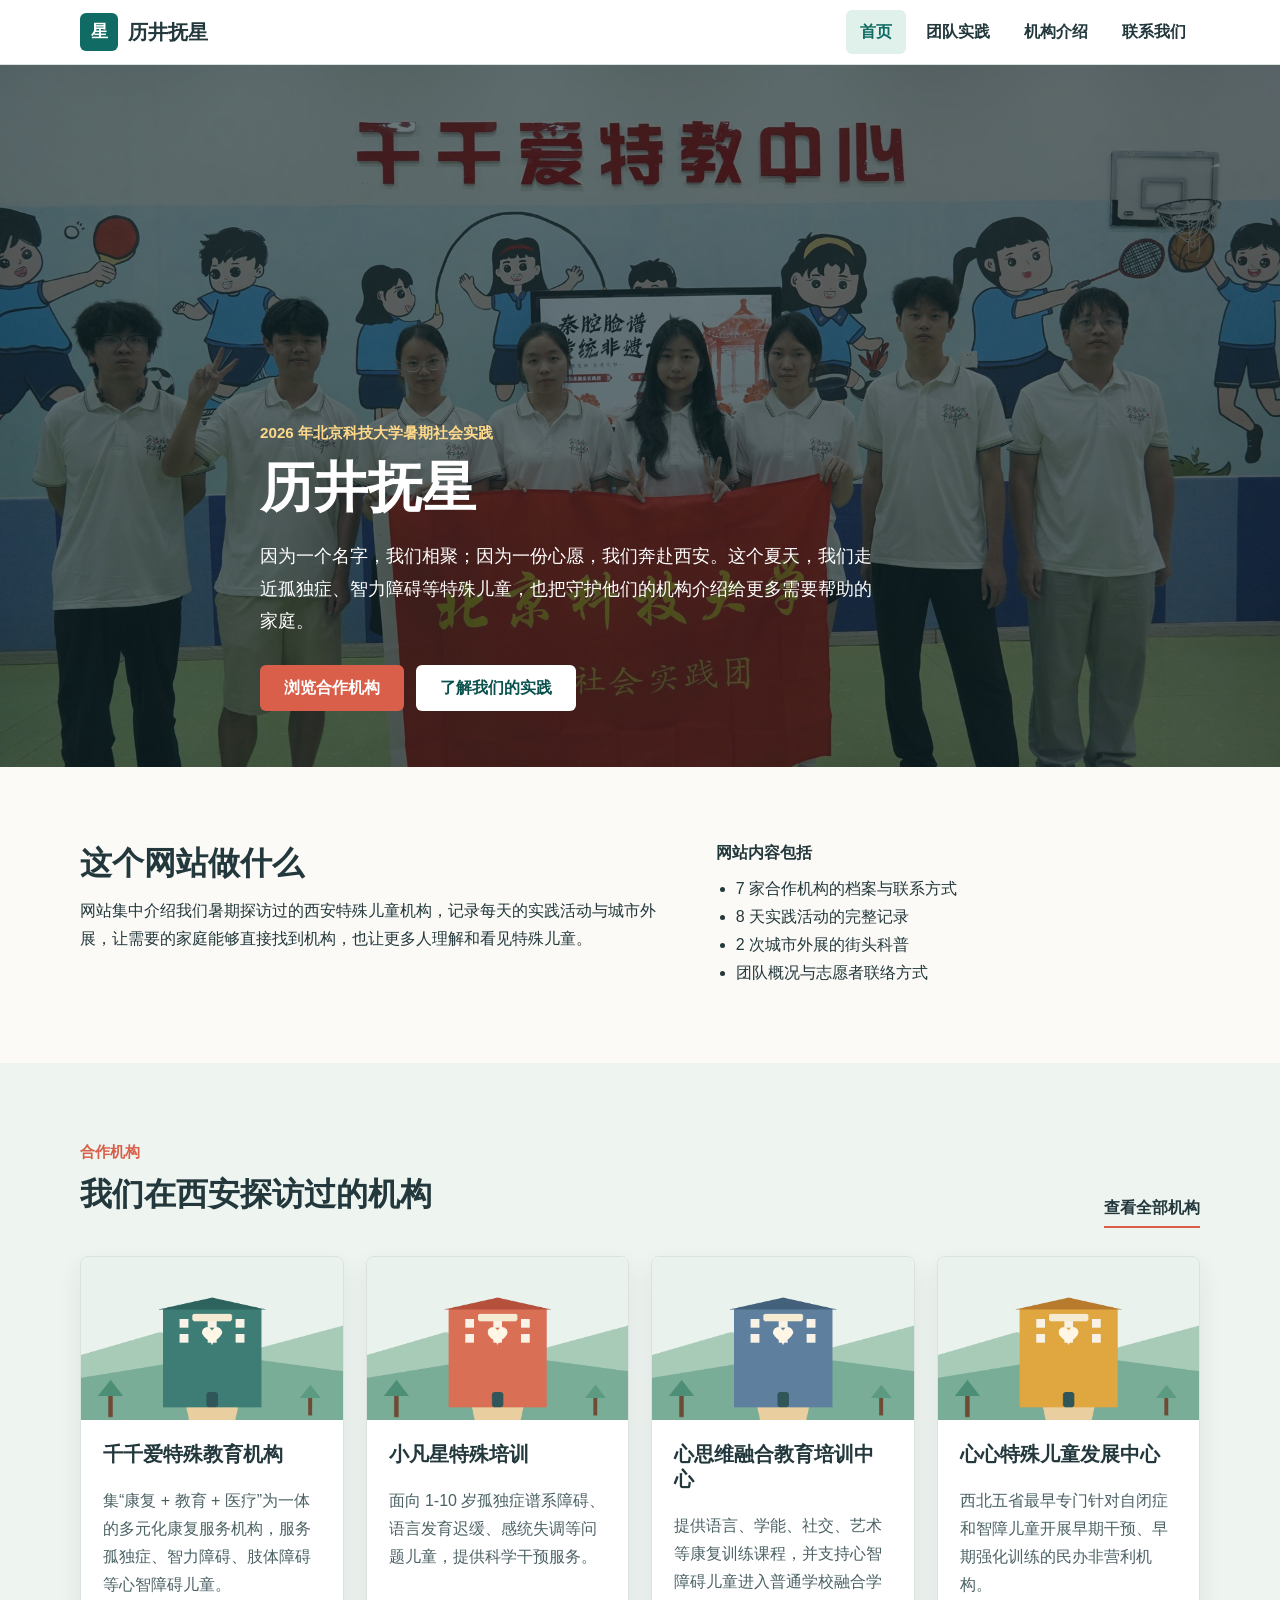
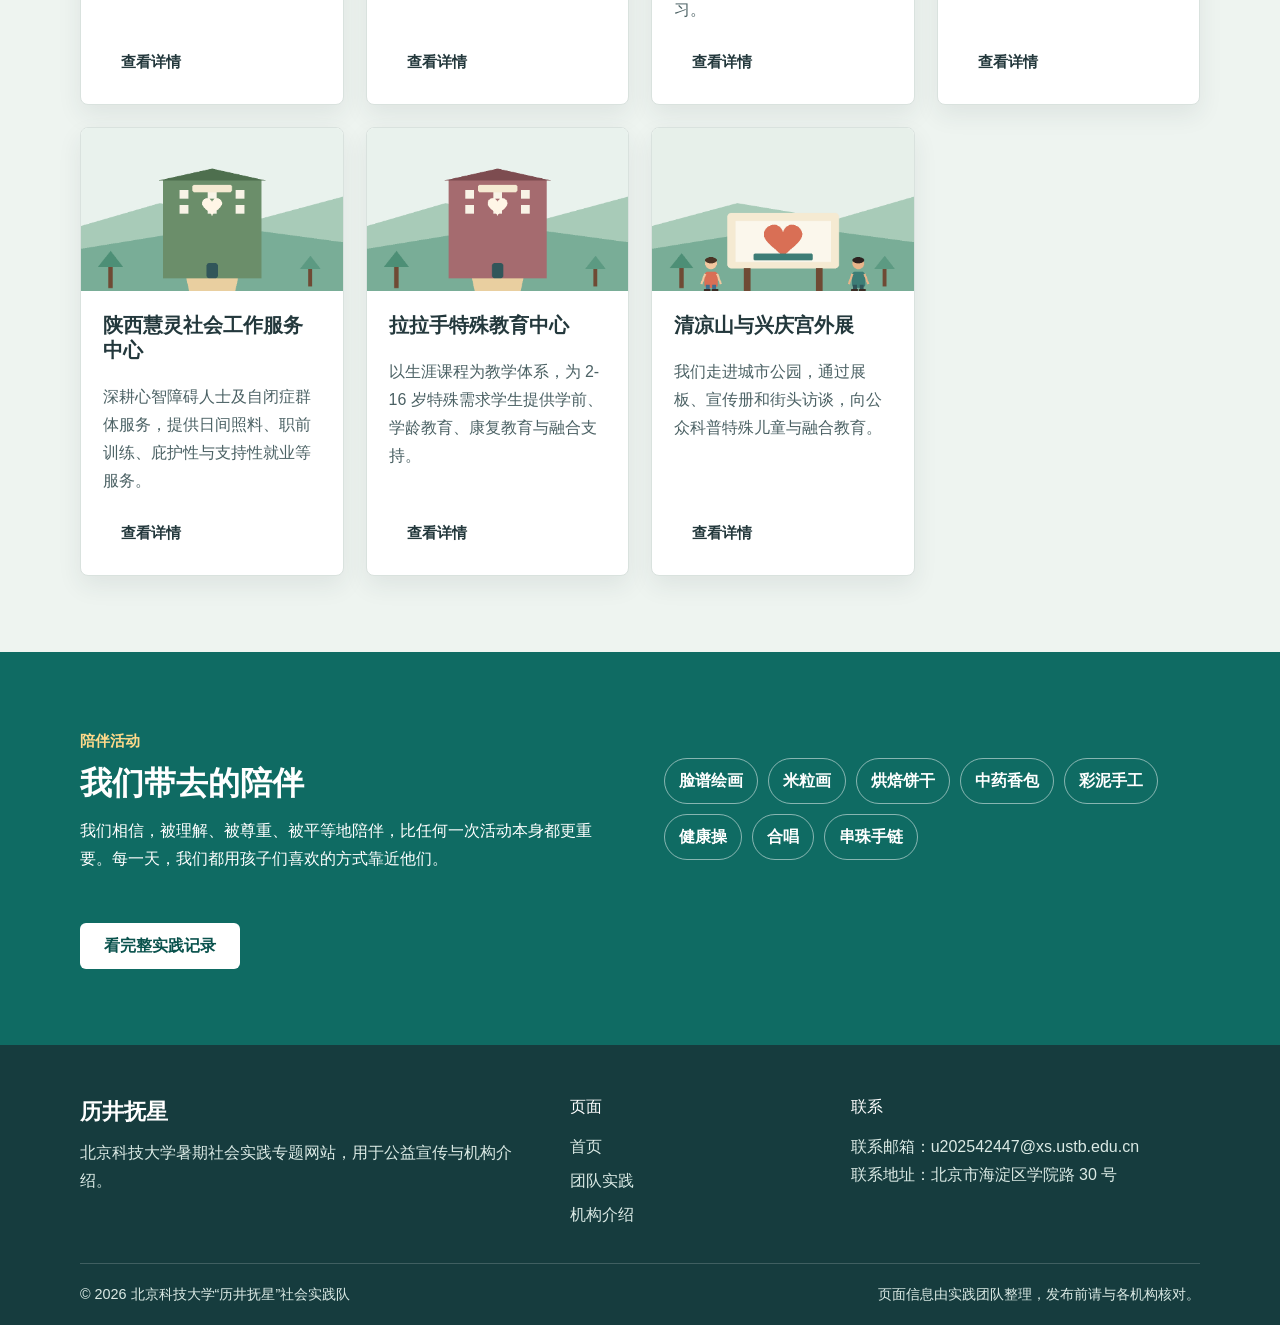
<file: index.html>
<!doctype html>
<html lang="zh-CN">
<head>
  <meta charset="utf-8">
  <meta name="viewport" content="width=device-width, initial-scale=1">
  <meta name="description" content="北京科技大学“历井抚星”社会实践队暑期专题网站，介绍探访的西安特殊儿童机构与志愿服务记录。">
  <meta property="og:title" content="历井抚星 · 暑期社会实践">
  <meta property="og:description" content="北京科技大学“历井抚星”社会实践队暑期专题网站，介绍探访的西安特殊儿童机构与志愿服务记录。">
  <meta property="og:type" content="website">
  <meta property="og:locale" content="zh_CN">
  <title>历井抚星 · 暑期社会实践</title>
  <link rel="stylesheet" href="assets/css/style.css?v=20260907">
  <link rel="icon" href="assets/img/favicon.svg" type="image/svg+xml">
</head>
<body>
  <a class="skip-link" href="#main">跳到主要内容</a>

  <header class="site-header">
    <div class="container header-inner">
      <a class="brand" href="index.html">
        <span class="brand-mark">星</span>
        <span>历井抚星</span>
      </a>
      <nav aria-label="主导航">
        <ul class="nav-list">
          <li><a class="active" href="index.html">首页</a></li>
          <li><a href="team.html">团队实践</a></li>
          <li><a href="institutions.html">机构介绍</a></li>
          <li><a href="institutions.html#contact">联系我们</a></li>
        </ul>
      </nav>
    </div>
  </header>

  <main id="main">
    <section class="hero">
      <img class="hero-image" src="assets/img/hero.jpg" alt="北京科技大学学生社会实践团在千千爱特教中心的活动合影">
      <div class="hero-shade" aria-hidden="true"></div>
      <div class="container hero-content">
        <p class="eyebrow">2026 年北京科技大学暑期社会实践</p>
        <h1>历井抚星</h1>
        <p class="hero-lead">因为一个名字，我们相聚；因为一份心愿，我们奔赴西安。这个夏天，我们走近孤独症、智力障碍等特殊儿童，也把守护他们的机构介绍给更多需要帮助的家庭。</p>
        <div class="hero-actions">
          <a class="button button-primary" href="institutions.html">浏览合作机构</a>
          <a class="button button-light" href="team.html">了解我们的实践</a>
        </div>
      </div>
    </section>

    <section class="section">
      <div class="container intro-grid">
        <div>
          <h2>这个网站做什么</h2>
          <p>网站集中介绍我们暑期探访过的西安特殊儿童机构，记录每天的实践活动与城市外展，让需要的家庭能够直接找到机构，也让更多人理解和看见特殊儿童。</p>
        </div>
        <div class="intro-list">
          <h3>网站内容包括</h3>
          <ul>
            <li>7 家合作机构的档案与联系方式</li>
            <li>8 天实践活动的完整记录</li>
            <li>2 次城市外展的街头科普</li>
            <li>团队概况与志愿者联络方式</li>
          </ul>
        </div>
      </div>
    </section>

    <section class="section section-muted">
      <div class="container">
        <div class="section-heading">
          <div>
            <p class="eyebrow">合作机构</p>
            <h2>我们在西安探访过的机构</h2>
          </div>
          <a class="text-link" href="institutions.html">查看全部机构</a>
        </div>
        <div class="card-grid">
          <article class="card">
            <img src="assets/img/institution-1.png" alt="千千爱特殊教育机构建筑插画">
            <div class="card-body">
              <h3>千千爱特殊教育机构</h3>
              <p>集“康复 + 教育 + 医疗”为一体的多元化康复服务机构，服务孤独症、智力障碍、肢体障碍等心智障碍儿童。</p>
              <a class="button button-small" href="institutions.html#institution-1">查看详情</a>
            </div>
          </article>
          <article class="card">
            <img src="assets/img/institution-2.png" alt="小凡星特殊培训建筑插画">
            <div class="card-body">
              <h3>小凡星特殊培训</h3>
              <p>面向 1-10 岁孤独症谱系障碍、语言发育迟缓、感统失调等问题儿童，提供科学干预服务。</p>
              <a class="button button-small" href="institutions.html#institution-2">查看详情</a>
            </div>
          </article>
          <article class="card">
            <img src="assets/img/institution-3.png" alt="心思维融合教育培训中心建筑插画">
            <div class="card-body">
              <h3>心思维融合教育培训中心</h3>
              <p>提供语言、学能、社交、艺术等康复训练课程，并支持心智障碍儿童进入普通学校融合学习。</p>
              <a class="button button-small" href="institutions.html#institution-3">查看详情</a>
            </div>
          </article>
          <article class="card">
            <img src="assets/img/institution-4.png" alt="心心特殊儿童发展中心建筑插画">
            <div class="card-body">
              <h3>心心特殊儿童发展中心</h3>
              <p>西北五省最早专门针对自闭症和智障儿童开展早期干预、早期强化训练的民办非营利机构。</p>
              <a class="button button-small" href="institutions.html#institution-4">查看详情</a>
            </div>
          </article>
          <article class="card">
            <img src="assets/img/institution-5.png" alt="陕西慧灵社会工作服务中心建筑插画">
            <div class="card-body">
              <h3>陕西慧灵社会工作服务中心</h3>
              <p>深耕心智障碍人士及自闭症群体服务，提供日间照料、职前训练、庇护性与支持性就业等服务。</p>
              <a class="button button-small" href="institutions.html#institution-5">查看详情</a>
            </div>
          </article>
          <article class="card">
            <img src="assets/img/institution-6.png" alt="拉拉手特殊教育中心建筑插画">
            <div class="card-body">
              <h3>拉拉手特殊教育中心</h3>
              <p>以生涯课程为教学体系，为 2-16 岁特殊需求学生提供学前、学龄教育、康复教育与融合支持。</p>
              <a class="button button-small" href="institutions.html#institution-6">查看详情</a>
            </div>
          </article>
          <article class="card">
            <img src="assets/img/outreach-1.png" alt="城市公园外展宣传场景插画">
            <div class="card-body">
              <h3>清凉山与兴庆宫外展</h3>
              <p>我们走进城市公园，通过展板、宣传册和街头访谈，向公众科普特殊儿童与融合教育。</p>
              <a class="button button-small" href="institutions.html#institution-7">查看详情</a>
            </div>
          </article>
        </div>
      </div>
    </section>

    <section class="section band">
      <div class="container band-inner">
        <div>
          <p class="eyebrow">陪伴活动</p>
          <h2>我们带去的陪伴</h2>
          <p>我们相信，被理解、被尊重、被平等地陪伴，比任何一次活动本身都更重要。每一天，我们都用孩子们喜欢的方式靠近他们。</p>
        </div>
        <ul class="topic-list">
          <li>脸谱绘画</li>
          <li>米粒画</li>
          <li>烘焙饼干</li>
          <li>中药香包</li>
          <li>彩泥手工</li>
          <li>健康操</li>
          <li>合唱</li>
          <li>串珠手链</li>
        </ul>
        <a class="button button-light" href="team.html">看完整实践记录</a>
      </div>
    </section>
  </main>

  <footer class="site-footer">
    <div class="container footer-grid">
      <div>
        <p class="footer-brand">历井抚星</p>
        <p>北京科技大学暑期社会实践专题网站，用于公益宣传与机构介绍。</p>
      </div>
      <div>
        <p class="footer-title">页面</p>
        <ul>
          <li><a href="index.html">首页</a></li>
          <li><a href="team.html">团队实践</a></li>
          <li><a href="institutions.html">机构介绍</a></li>
        </ul>
      </div>
      <div>
        <p class="footer-title">联系</p>
        <address>联系邮箱：u202542447@xs.ustb.edu.cn<br>联系地址：北京市海淀区学院路 30 号</address>
      </div>
    </div>
    <div class="container footer-bottom">
      <p>© 2026 北京科技大学“历井抚星”社会实践队</p>
      <p>页面信息由实践团队整理，发布前请与各机构核对。</p>
    </div>
  </footer>
</body>
</html>
</file>
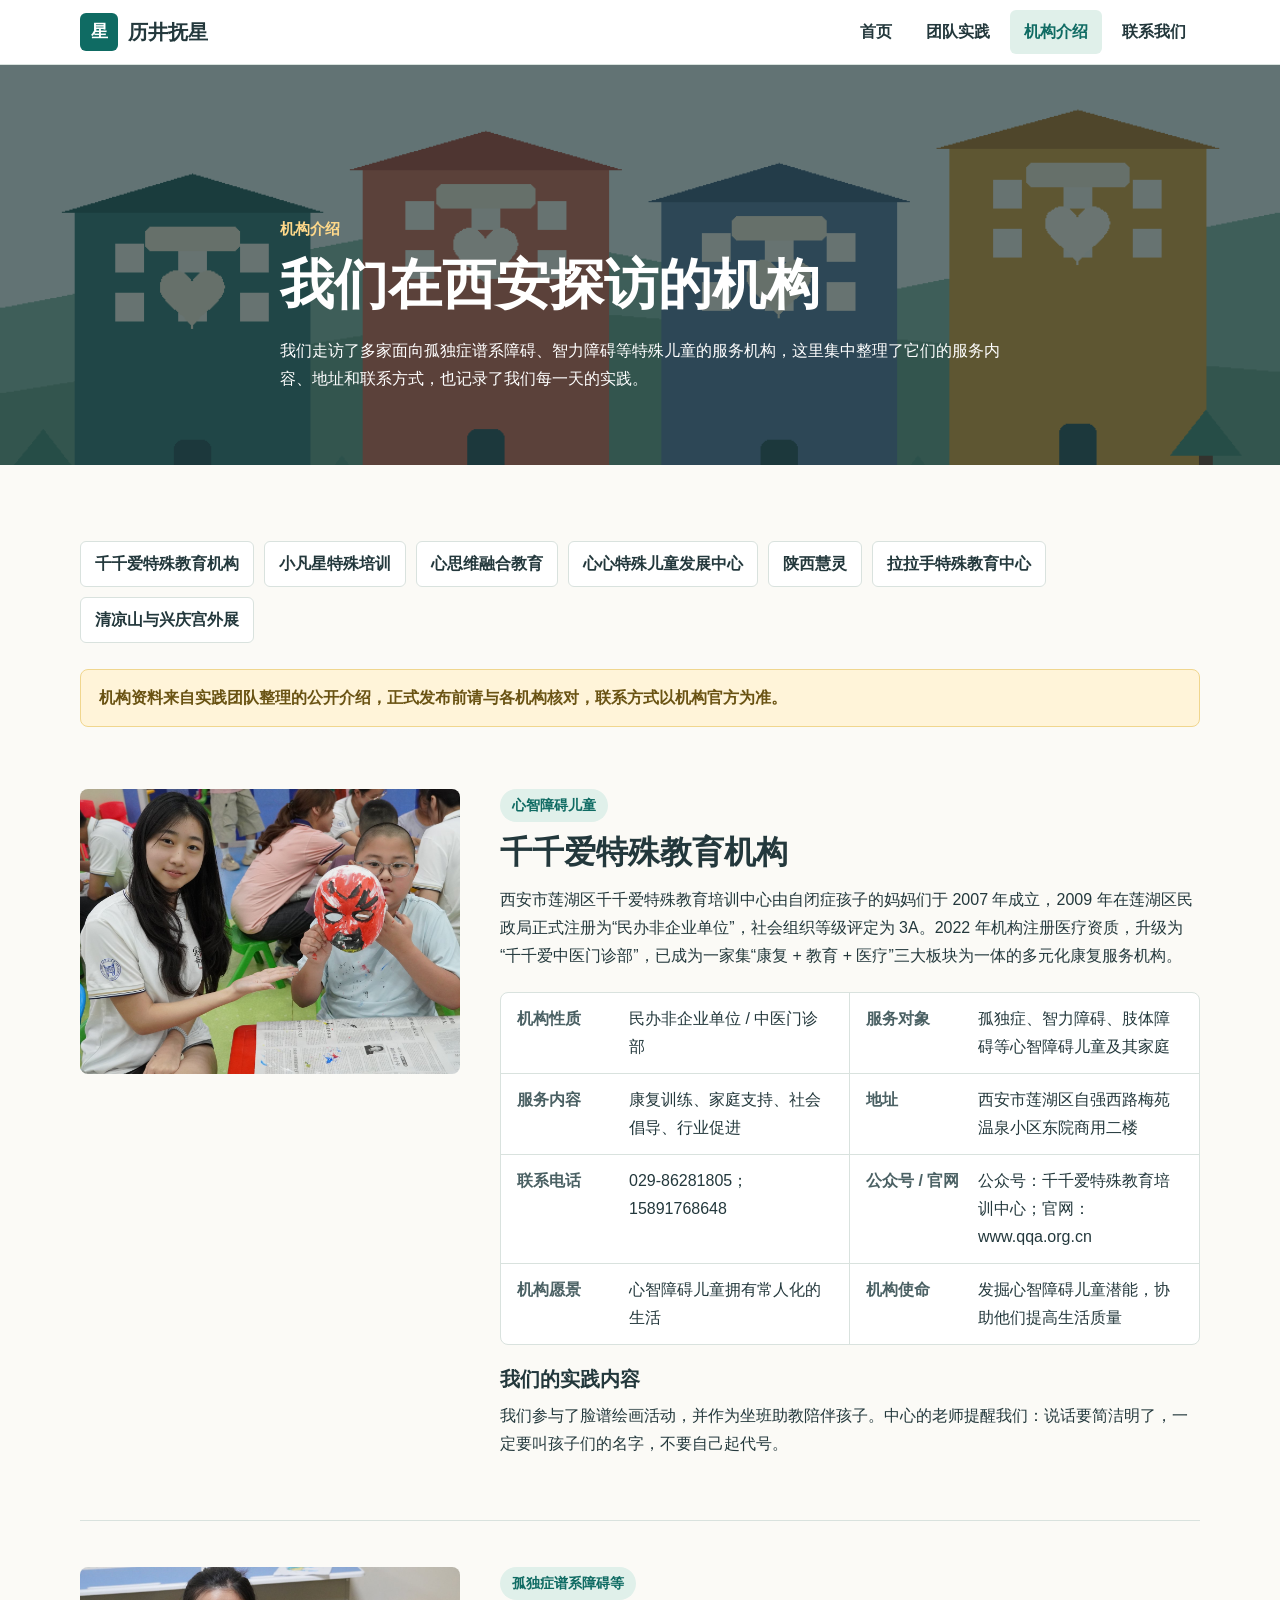
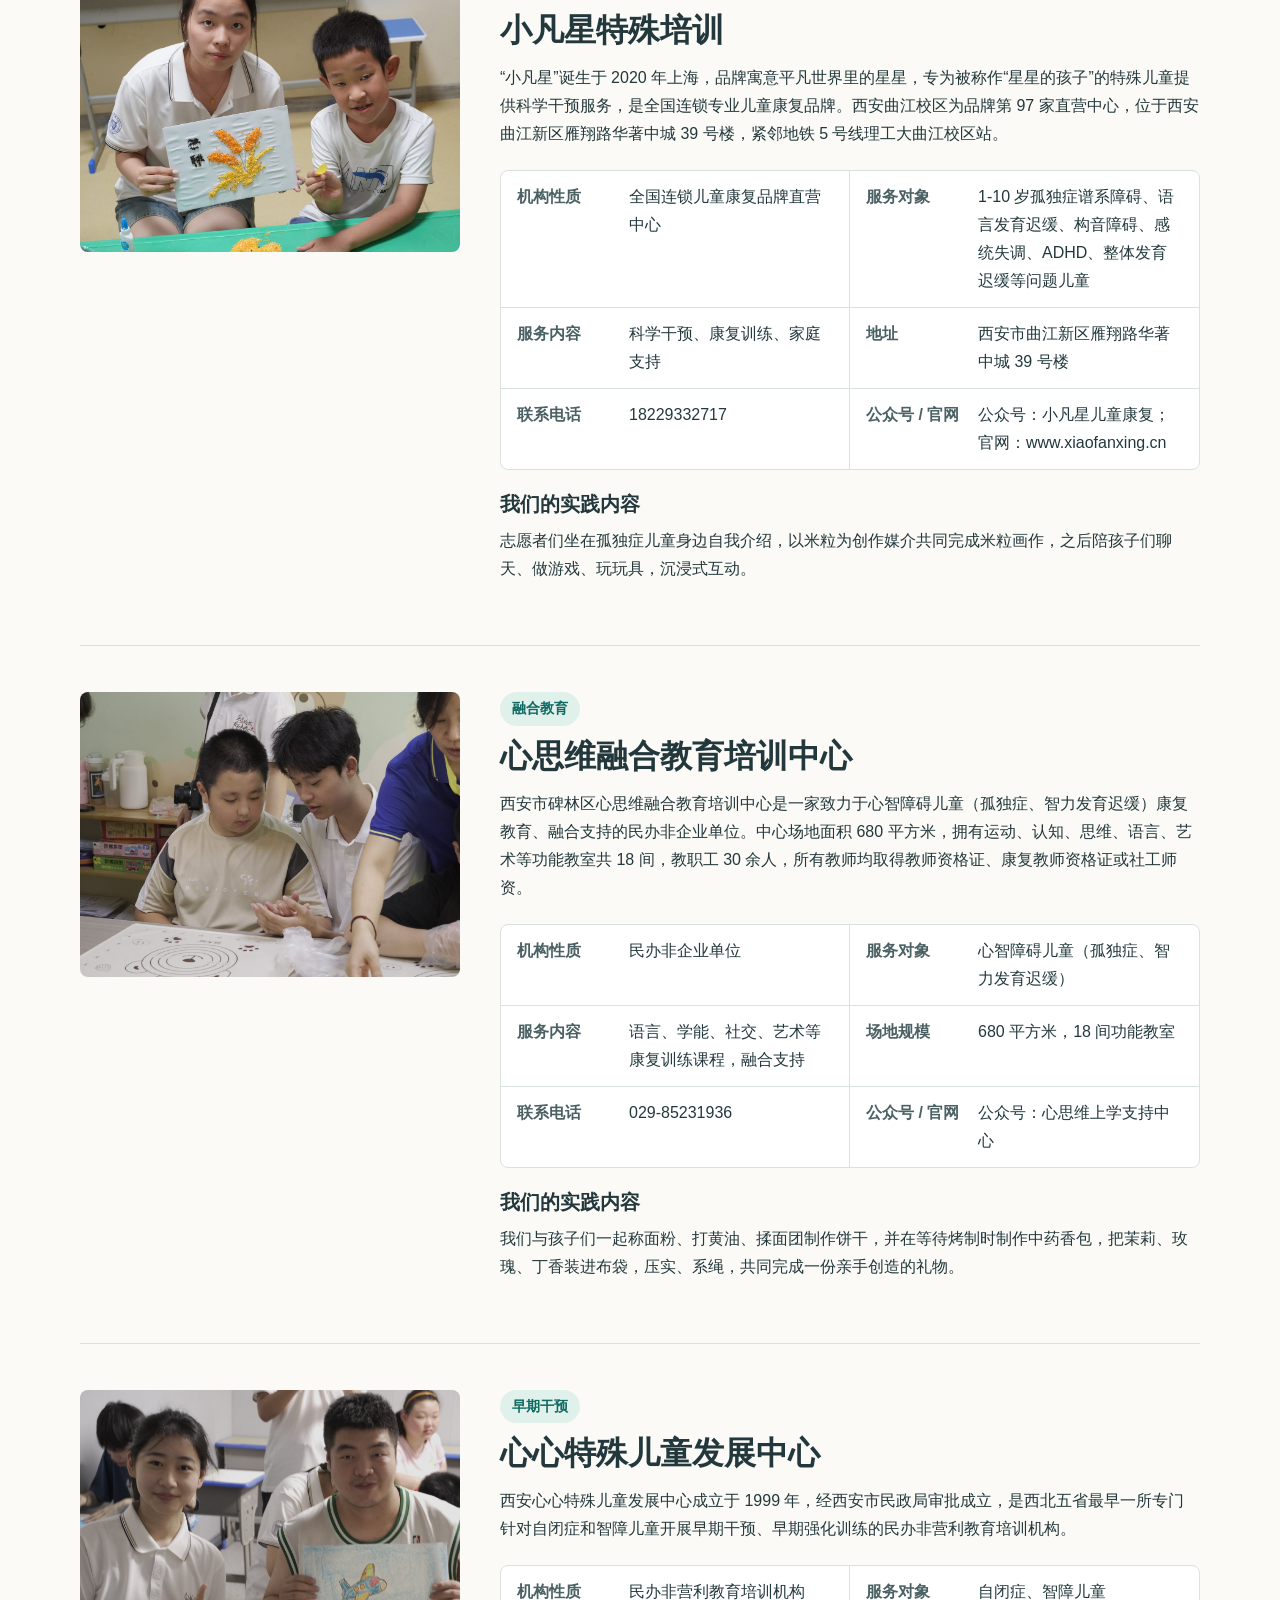
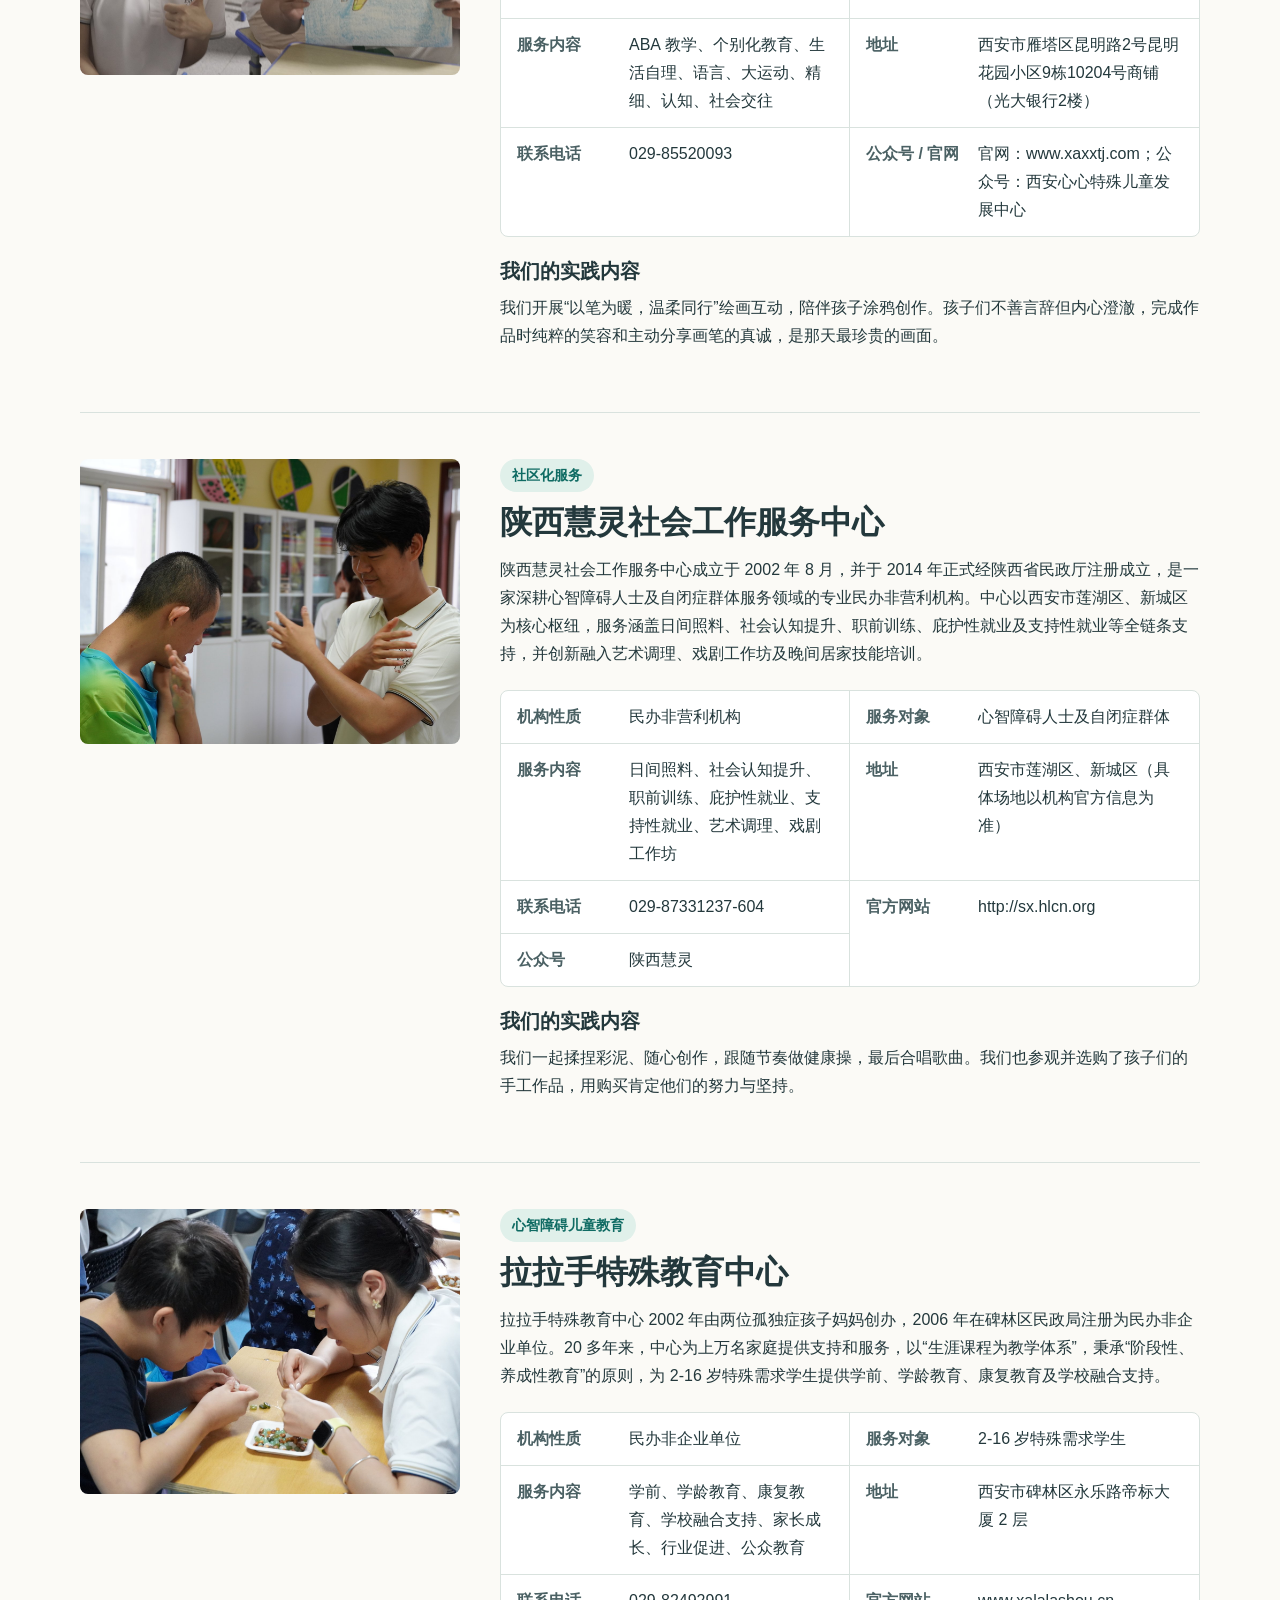
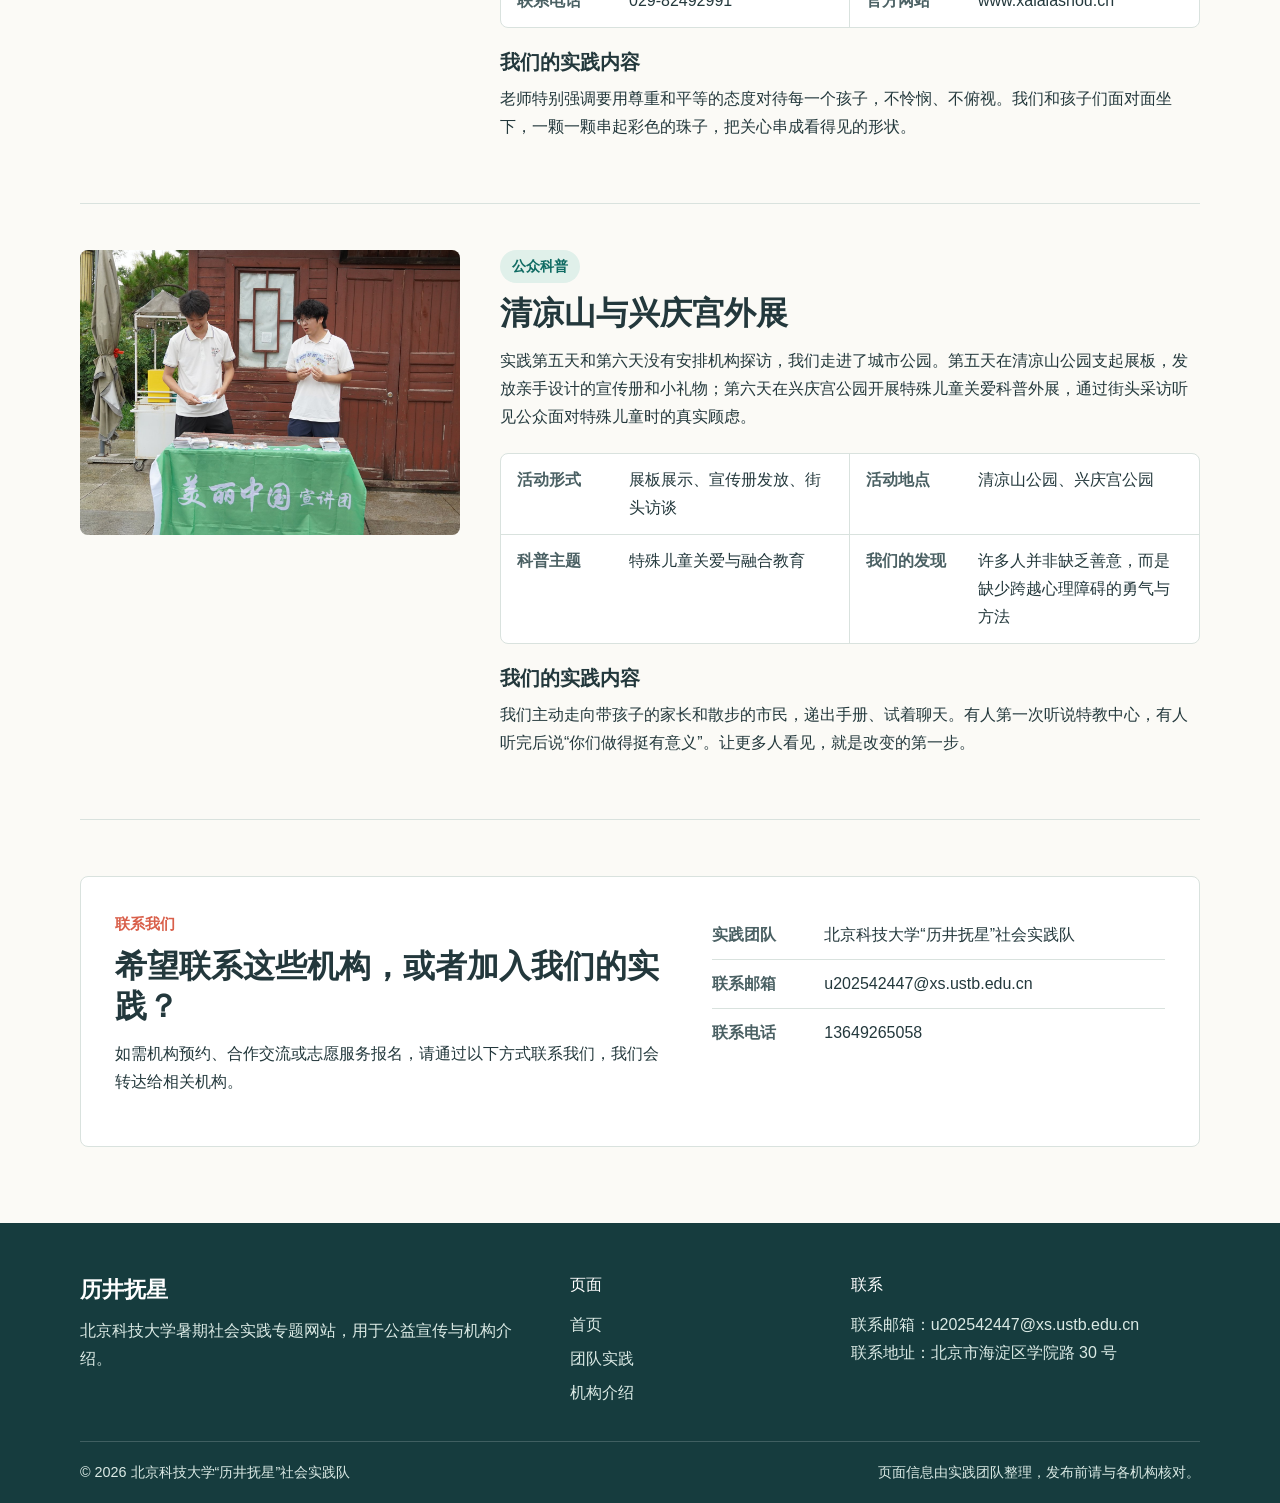
<file: institutions.html>
<!doctype html>
<html lang="zh-CN">
<head>
  <meta charset="utf-8">
  <meta name="viewport" content="width=device-width, initial-scale=1">
  <meta name="description" content="北京科技大学“历井抚星”社会实践队探访的西安特殊儿童机构介绍。">
  <meta property="og:title" content="机构介绍 · 历井抚星">
  <meta property="og:description" content="北京科技大学“历井抚星”社会实践队探访的西安特殊儿童机构介绍。">
  <meta property="og:type" content="website">
  <meta property="og:locale" content="zh_CN">
  <title>机构介绍 · 历井抚星</title>
  <link rel="stylesheet" href="assets/css/style.css?v=20260907">
  <link rel="icon" href="assets/img/favicon.svg" type="image/svg+xml">
</head>
<body>
  <a class="skip-link" href="#main">跳到主要内容</a>

  <header class="site-header">
    <div class="container header-inner">
      <a class="brand" href="index.html">
        <span class="brand-mark">星</span>
        <span>历井抚星</span>
      </a>
      <nav aria-label="主导航">
        <ul class="nav-list">
          <li><a href="index.html">首页</a></li>
          <li><a href="team.html">团队实践</a></li>
          <li><a class="active" href="institutions.html">机构介绍</a></li>
          <li><a href="#contact">联系我们</a></li>
        </ul>
      </nav>
    </div>
  </header>

  <main id="main">
    <section class="page-hero page-hero-short">
      <img class="page-hero-image" src="assets/img/institutions.png" alt="一排不同颜色的机构建筑插画">
      <div class="page-hero-shade" aria-hidden="true"></div>
      <div class="container page-hero-content">
        <p class="eyebrow">机构介绍</p>
        <h1>我们在西安探访的机构</h1>
        <p>我们走访了多家面向孤独症谱系障碍、智力障碍等特殊儿童的服务机构，这里集中整理了它们的服务内容、地址和联系方式，也记录了我们每一天的实践。</p>
      </div>
    </section>

    <section class="section">
      <div class="container">
        <nav class="jump-nav" aria-label="机构目录">
          <a href="#institution-1">千千爱特殊教育机构</a>
          <a href="#institution-2">小凡星特殊培训</a>
          <a href="#institution-3">心思维融合教育</a>
          <a href="#institution-4">心心特殊儿童发展中心</a>
          <a href="#institution-5">陕西慧灵</a>
          <a href="#institution-6">拉拉手特殊教育中心</a>
          <a href="#institution-7">清凉山与兴庆宫外展</a>
        </nav>

        <p class="data-note">机构资料来自实践团队整理的公开介绍，正式发布前请与各机构核对，联系方式以机构官方为准。</p>

        <article class="institution" id="institution-1">
          <div class="institution-photo">
            <img src="assets/img/day-1.jpg" alt="千千爱特殊教育机构脸谱绘画活动现场照片">
          </div>
          <div class="institution-body">
            <p class="institution-tag">心智障碍儿童</p>
            <h2>千千爱特殊教育机构</h2>
            <p>西安市莲湖区千千爱特殊教育培训中心由自闭症孩子的妈妈们于 2007 年成立，2009 年在莲湖区民政局正式注册为“民办非企业单位”，社会组织等级评定为 3A。2022 年机构注册医疗资质，升级为“千千爱中医门诊部”，已成为一家集“康复 + 教育 + 医疗”三大板块为一体的多元化康复服务机构。</p>
            <dl class="info-list">
              <div>
                <dt>机构性质</dt>
                <dd>民办非企业单位 / 中医门诊部</dd>
              </div>
              <div>
                <dt>服务对象</dt>
                <dd>孤独症、智力障碍、肢体障碍等心智障碍儿童及其家庭</dd>
              </div>
              <div>
                <dt>服务内容</dt>
                <dd>康复训练、家庭支持、社会倡导、行业促进</dd>
              </div>
              <div>
                <dt>地址</dt>
                <dd>西安市莲湖区自强西路梅苑温泉小区东院商用二楼</dd>
              </div>
              <div>
                <dt>联系电话</dt>
                <dd>029-86281805；15891768648</dd>
              </div>
              <div>
                <dt>公众号 / 官网</dt>
                <dd>公众号：千千爱特殊教育培训中心；官网：www.qqa.org.cn</dd>
              </div>
              <div>
                <dt>机构愿景</dt>
                <dd>心智障碍儿童拥有常人化的生活</dd>
              </div>
              <div>
                <dt>机构使命</dt>
                <dd>发掘心智障碍儿童潜能，协助他们提高生活质量</dd>
              </div>
            </dl>
            <h3>我们的实践内容</h3>
            <p>我们参与了脸谱绘画活动，并作为坐班助教陪伴孩子。中心的老师提醒我们：说话要简洁明了，一定要叫孩子们的名字，不要自己起代号。</p>
          </div>
        </article>

        <article class="institution" id="institution-2">
          <div class="institution-photo">
            <img src="assets/img/outside-3.jpg" alt="小凡星特殊培训谷物贴画活动现场照片">
          </div>
          <div class="institution-body">
            <p class="institution-tag">孤独症谱系障碍等</p>
            <h2>小凡星特殊培训</h2>
            <p>“小凡星”诞生于 2020 年上海，品牌寓意平凡世界里的星星，专为被称作“星星的孩子”的特殊儿童提供科学干预服务，是全国连锁专业儿童康复品牌。西安曲江校区为品牌第 97 家直营中心，位于西安曲江新区雁翔路华著中城 39 号楼，紧邻地铁 5 号线理工大曲江校区站。</p>
            <dl class="info-list">
              <div>
                <dt>机构性质</dt>
                <dd>全国连锁儿童康复品牌直营中心</dd>
              </div>
              <div>
                <dt>服务对象</dt>
                <dd>1-10 岁孤独症谱系障碍、语言发育迟缓、构音障碍、感统失调、ADHD、整体发育迟缓等问题儿童</dd>
              </div>
              <div>
                <dt>服务内容</dt>
                <dd>科学干预、康复训练、家庭支持</dd>
              </div>
              <div>
                <dt>地址</dt>
                <dd>西安市曲江新区雁翔路华著中城 39 号楼</dd>
              </div>
              <div>
                <dt>联系电话</dt>
                <dd>18229332717</dd>
              </div>
              <div>
                <dt>公众号 / 官网</dt>
                <dd>公众号：小凡星儿童康复；官网：www.xiaofanxing.cn</dd>
              </div>
            </dl>
            <h3>我们的实践内容</h3>
            <p>志愿者们坐在孤独症儿童身边自我介绍，以米粒为创作媒介共同完成米粒画作，之后陪孩子们聊天、做游戏、玩玩具，沉浸式互动。</p>
          </div>
        </article>

        <article class="institution" id="institution-3">
          <div class="institution-photo">
            <img src="assets/img/outside-2.jpg" alt="心思维融合教育培训中心烘焙活动现场照片">
          </div>
          <div class="institution-body">
            <p class="institution-tag">融合教育</p>
            <h2>心思维融合教育培训中心</h2>
            <p>西安市碑林区心思维融合教育培训中心是一家致力于心智障碍儿童（孤独症、智力发育迟缓）康复教育、融合支持的民办非企业单位。中心场地面积 680 平方米，拥有运动、认知、思维、语言、艺术等功能教室共 18 间，教职工 30 余人，所有教师均取得教师资格证、康复教师资格证或社工师资。</p>
            <dl class="info-list">
              <div>
                <dt>机构性质</dt>
                <dd>民办非企业单位</dd>
              </div>
              <div>
                <dt>服务对象</dt>
                <dd>心智障碍儿童（孤独症、智力发育迟缓）</dd>
              </div>
              <div>
                <dt>服务内容</dt>
                <dd>语言、学能、社交、艺术等康复训练课程，融合支持</dd>
              </div>
              <div>
                <dt>场地规模</dt>
                <dd>680 平方米，18 间功能教室</dd>
              </div>
              <div>
                <dt>联系电话</dt>
                <dd>029-85231936</dd>
              </div>
              <div>
                <dt>公众号 / 官网</dt>
                <dd>公众号：心思维上学支持中心</dd>
              </div>
            </dl>
            <h3>我们的实践内容</h3>
            <p>我们与孩子们一起称面粉、打黄油、揉面团制作饼干，并在等待烤制时制作中药香包，把茉莉、玫瑰、丁香装进布袋，压实、系绳，共同完成一份亲手创造的礼物。</p>
          </div>
        </article>

        <article class="institution" id="institution-4">
          <div class="institution-photo">
            <img src="assets/img/day-4.jpg" alt="心心特殊儿童发展中心绘画互动活动现场照片">
          </div>
          <div class="institution-body">
            <p class="institution-tag">早期干预</p>
            <h2>心心特殊儿童发展中心</h2>
            <p>西安心心特殊儿童发展中心成立于 1999 年，经西安市民政局审批成立，是西北五省最早一所专门针对自闭症和智障儿童开展早期干预、早期强化训练的民办非营利教育培训机构。</p>
            <dl class="info-list">
              <div>
                <dt>机构性质</dt>
                <dd>民办非营利教育培训机构</dd>
              </div>
              <div>
                <dt>服务对象</dt>
                <dd>自闭症、智障儿童</dd>
              </div>
              <div>
                <dt>服务内容</dt>
                <dd>ABA 教学、个别化教育、生活自理、语言、大运动、精细、认知、社会交往</dd>
              </div>
              <div>
                <dt>地址</dt>
                <dd>西安市雁塔区昆明路2号昆明花园小区9栋10204号商铺（光大银行2楼）</dd>
              </div>
              <div>
                <dt>联系电话</dt>
                <dd>029-85520093</dd>
              </div>
              <div>
                <dt>公众号 / 官网</dt>
                <dd>官网：www.xaxxtj.com；公众号：西安心心特殊儿童发展中心</dd>
              </div>
            </dl>
            <h3>我们的实践内容</h3>
            <p>我们开展“以笔为暖，温柔同行”绘画互动，陪伴孩子涂鸦创作。孩子们不善言辞但内心澄澈，完成作品时纯粹的笑容和主动分享画笔的真诚，是那天最珍贵的画面。</p>
          </div>
        </article>

        <article class="institution" id="institution-5">
          <div class="institution-photo">
            <img src="assets/img/day-7.jpg" alt="陕西慧灵社会工作服务中心健康操活动现场照片">
          </div>
          <div class="institution-body">
            <p class="institution-tag">社区化服务</p>
            <h2>陕西慧灵社会工作服务中心</h2>
            <p>陕西慧灵社会工作服务中心成立于 2002 年 8 月，并于 2014 年正式经陕西省民政厅注册成立，是一家深耕心智障碍人士及自闭症群体服务领域的专业民办非营利机构。中心以西安市莲湖区、新城区为核心枢纽，服务涵盖日间照料、社会认知提升、职前训练、庇护性就业及支持性就业等全链条支持，并创新融入艺术调理、戏剧工作坊及晚间居家技能培训。</p>
            <dl class="info-list">
              <div>
                <dt>机构性质</dt>
                <dd>民办非营利机构</dd>
              </div>
              <div>
                <dt>服务对象</dt>
                <dd>心智障碍人士及自闭症群体</dd>
              </div>
              <div>
                <dt>服务内容</dt>
                <dd>日间照料、社会认知提升、职前训练、庇护性就业、支持性就业、艺术调理、戏剧工作坊</dd>
              </div>
              <div>
                <dt>地址</dt>
                <dd>西安市莲湖区、新城区（具体场地以机构官方信息为准）</dd>
              </div>
              <div>
                <dt>联系电话</dt>
                <dd>029-87331237-604</dd>
              </div>
              <div>
                <dt>官方网站</dt>
                <dd>http://sx.hlcn.org</dd>
              </div>
              <div>
                <dt>公众号</dt>
                <dd>陕西慧灵</dd>
              </div>
            </dl>
            <h3>我们的实践内容</h3>
            <p>我们一起揉捏彩泥、随心创作，跟随节奏做健康操，最后合唱歌曲。我们也参观并选购了孩子们的手工作品，用购买肯定他们的努力与坚持。</p>
          </div>
        </article>

        <article class="institution" id="institution-6">
          <div class="institution-photo">
            <img src="assets/img/day-8.jpg" alt="拉拉手特殊教育中心串珠手链活动现场照片">
          </div>
          <div class="institution-body">
            <p class="institution-tag">心智障碍儿童教育</p>
            <h2>拉拉手特殊教育中心</h2>
            <p>拉拉手特殊教育中心 2002 年由两位孤独症孩子妈妈创办，2006 年在碑林区民政局注册为民办非企业单位。20 多年来，中心为上万名家庭提供支持和服务，以“生涯课程为教学体系”，秉承“阶段性、养成性教育”的原则，为 2-16 岁特殊需求学生提供学前、学龄教育、康复教育及学校融合支持。</p>
            <dl class="info-list">
              <div>
                <dt>机构性质</dt>
                <dd>民办非企业单位</dd>
              </div>
              <div>
                <dt>服务对象</dt>
                <dd>2-16 岁特殊需求学生</dd>
              </div>
              <div>
                <dt>服务内容</dt>
                <dd>学前、学龄教育、康复教育、学校融合支持、家长成长、行业促进、公众教育</dd>
              </div>
              <div>
                <dt>地址</dt>
                <dd>西安市碑林区永乐路帝标大厦 2 层</dd>
              </div>
              <div>
                <dt>联系电话</dt>
                <dd>029-82492991</dd>
              </div>
              <div>
                <dt>官方网站</dt>
                <dd>www.xalalashou.cn</dd>
              </div>
            </dl>
            <h3>我们的实践内容</h3>
            <p>老师特别强调要用尊重和平等的态度对待每一个孩子，不怜悯、不俯视。我们和孩子们面对面坐下，一颗一颗串起彩色的珠子，把关心串成看得见的形状。</p>
          </div>
        </article>

        <article class="institution" id="institution-7">
          <div class="institution-photo">
            <img src="assets/img/day-5.jpg" alt="清凉山公园外展宣传活动现场照片">
          </div>
          <div class="institution-body">
            <p class="institution-tag">公众科普</p>
            <h2>清凉山与兴庆宫外展</h2>
            <p>实践第五天和第六天没有安排机构探访，我们走进了城市公园。第五天在清凉山公园支起展板，发放亲手设计的宣传册和小礼物；第六天在兴庆宫公园开展特殊儿童关爱科普外展，通过街头采访听见公众面对特殊儿童时的真实顾虑。</p>
            <dl class="info-list">
              <div>
                <dt>活动形式</dt>
                <dd>展板展示、宣传册发放、街头访谈</dd>
              </div>
              <div>
                <dt>活动地点</dt>
                <dd>清凉山公园、兴庆宫公园</dd>
              </div>
              <div>
                <dt>科普主题</dt>
                <dd>特殊儿童关爱与融合教育</dd>
              </div>
              <div>
                <dt>我们的发现</dt>
                <dd>许多人并非缺乏善意，而是缺少跨越心理障碍的勇气与方法</dd>
              </div>
            </dl>
            <h3>我们的实践内容</h3>
            <p>我们主动走向带孩子的家长和散步的市民，递出手册、试着聊天。有人第一次听说特教中心，有人听完后说“你们做得挺有意义”。让更多人看见，就是改变的第一步。</p>
          </div>
        </article>

        <section class="contact-block" id="contact">
          <div>
            <p class="eyebrow">联系我们</p>
            <h2>希望联系这些机构，或者加入我们的实践？</h2>
            <p>如需机构预约、合作交流或志愿服务报名，请通过以下方式联系我们，我们会转达给相关机构。</p>
          </div>
          <dl class="contact-list">
            <div>
              <dt>实践团队</dt>
              <dd>北京科技大学“历井抚星”社会实践队</dd>
            </div>
            <div>
              <dt>联系邮箱</dt>
              <dd>u202542447@xs.ustb.edu.cn</dd>
            </div>
            <div>
              <dt>联系电话</dt>
              <dd>13649265058</dd>
            </div>
          </dl>
        </section>
      </div>
    </section>
  </main>

  <footer class="site-footer">
    <div class="container footer-grid">
      <div>
        <p class="footer-brand">历井抚星</p>
        <p>北京科技大学暑期社会实践专题网站，用于公益宣传与机构介绍。</p>
      </div>
      <div>
        <p class="footer-title">页面</p>
        <ul>
          <li><a href="index.html">首页</a></li>
          <li><a href="team.html">团队实践</a></li>
          <li><a href="institutions.html">机构介绍</a></li>
        </ul>
      </div>
      <div>
        <p class="footer-title">联系</p>
        <address>联系邮箱：u202542447@xs.ustb.edu.cn<br>联系地址：北京市海淀区学院路 30 号</address>
      </div>
    </div>
    <div class="container footer-bottom">
      <p>© 2026 北京科技大学“历井抚星”社会实践队</p>
      <p>页面信息由实践团队整理，发布前请与各机构核对。</p>
    </div>
  </footer>
</body>
</html>
</file>
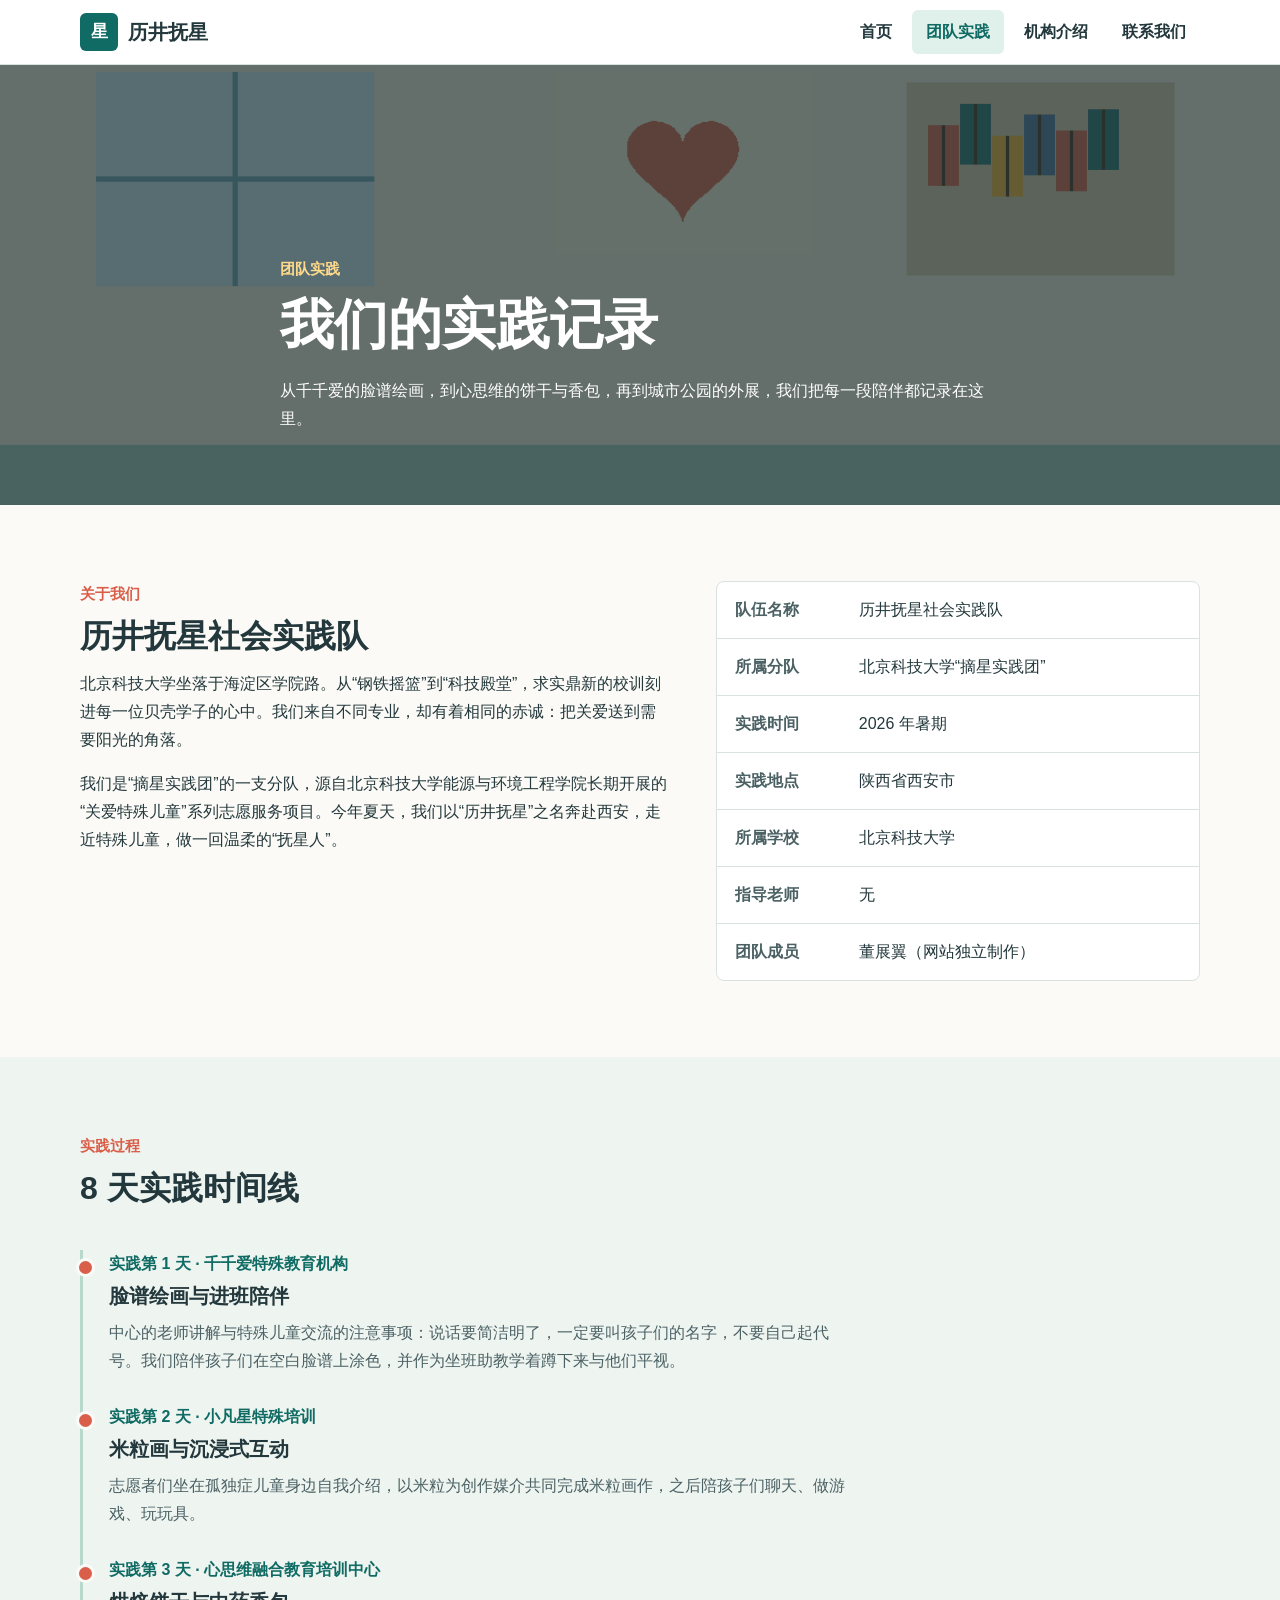
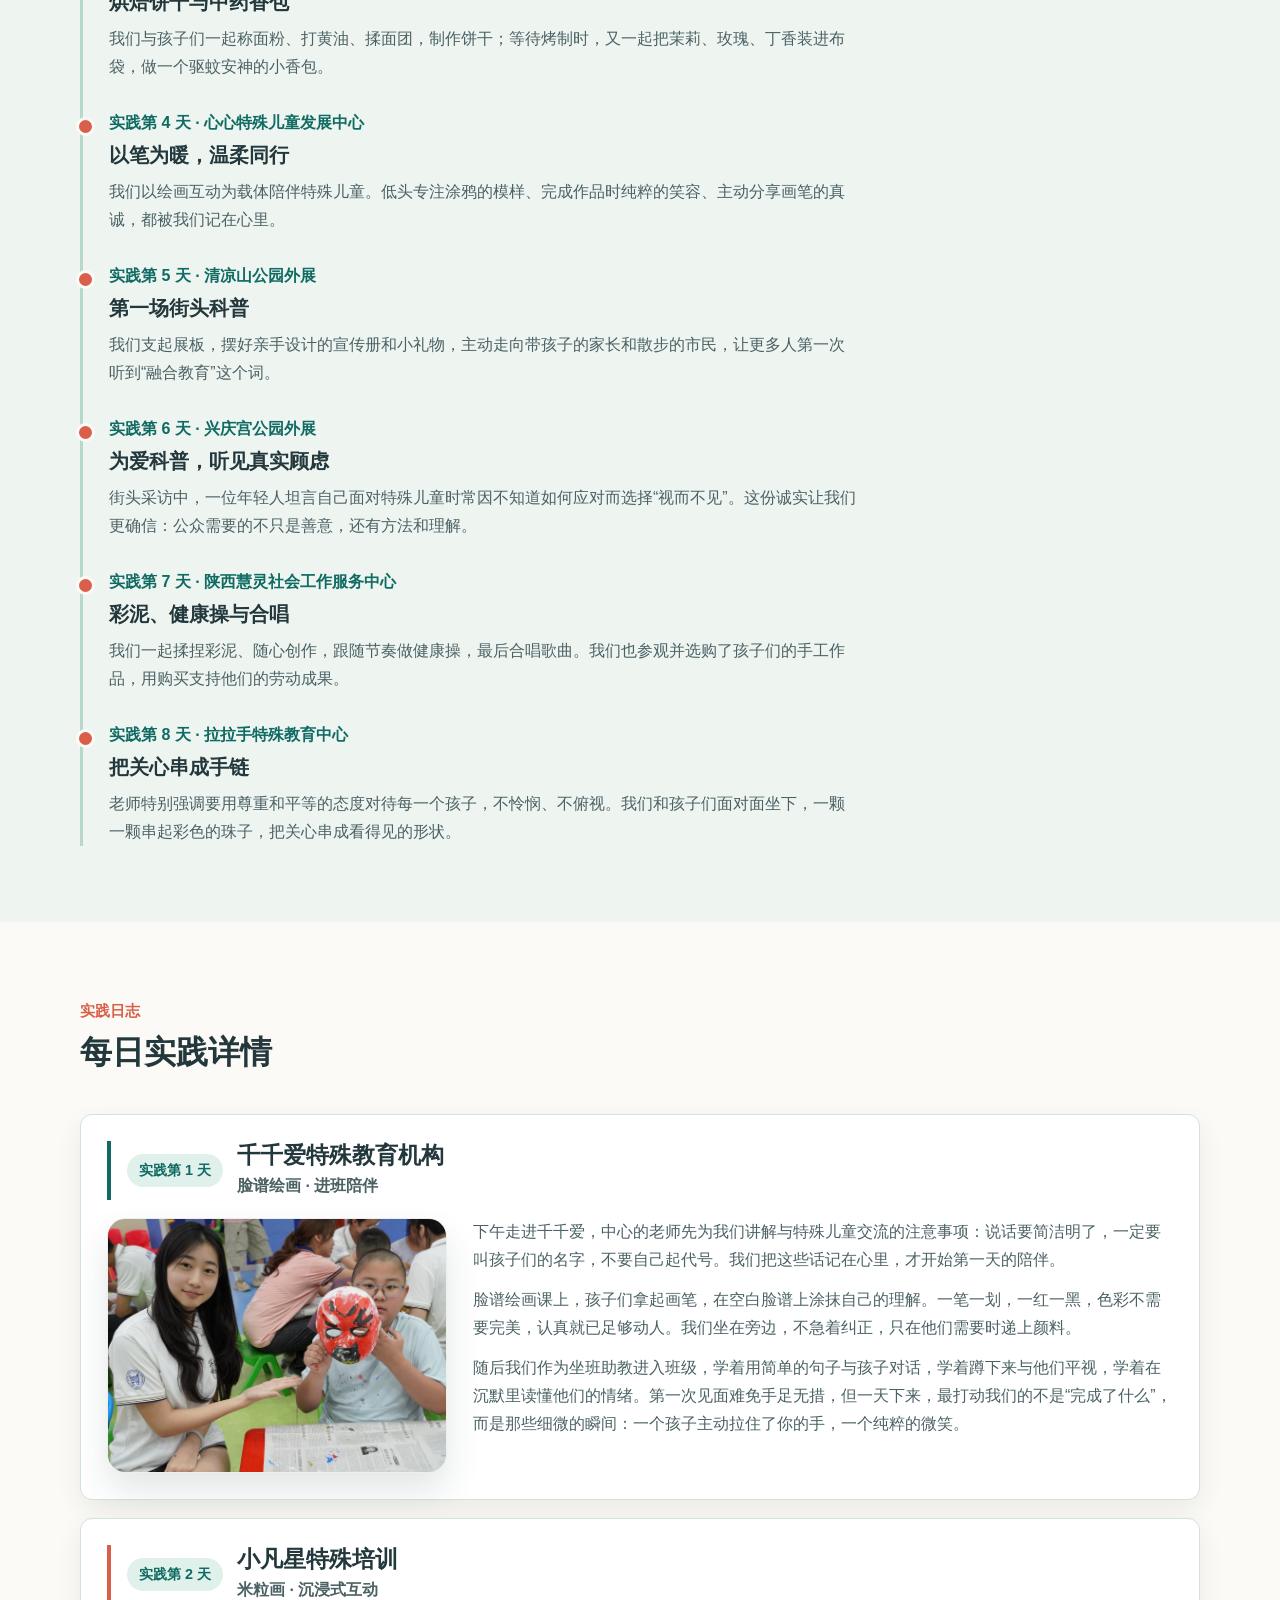
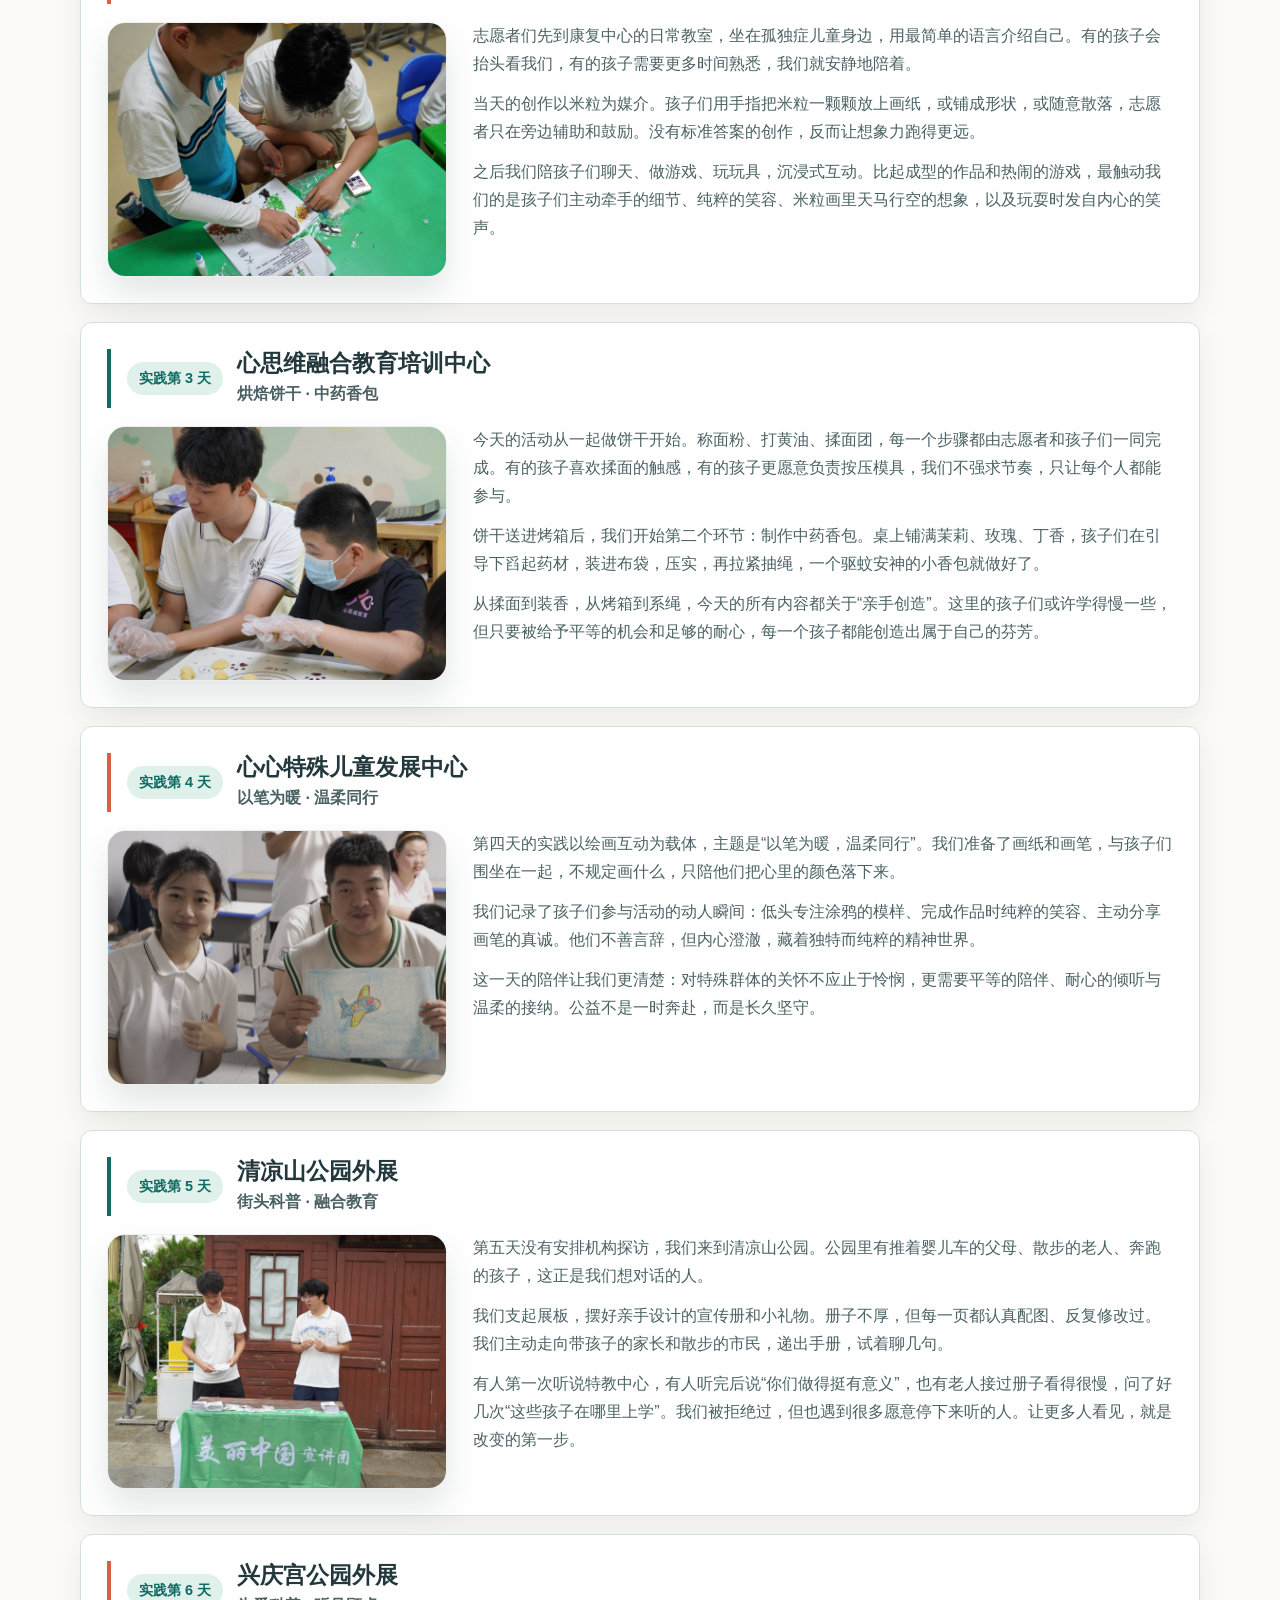
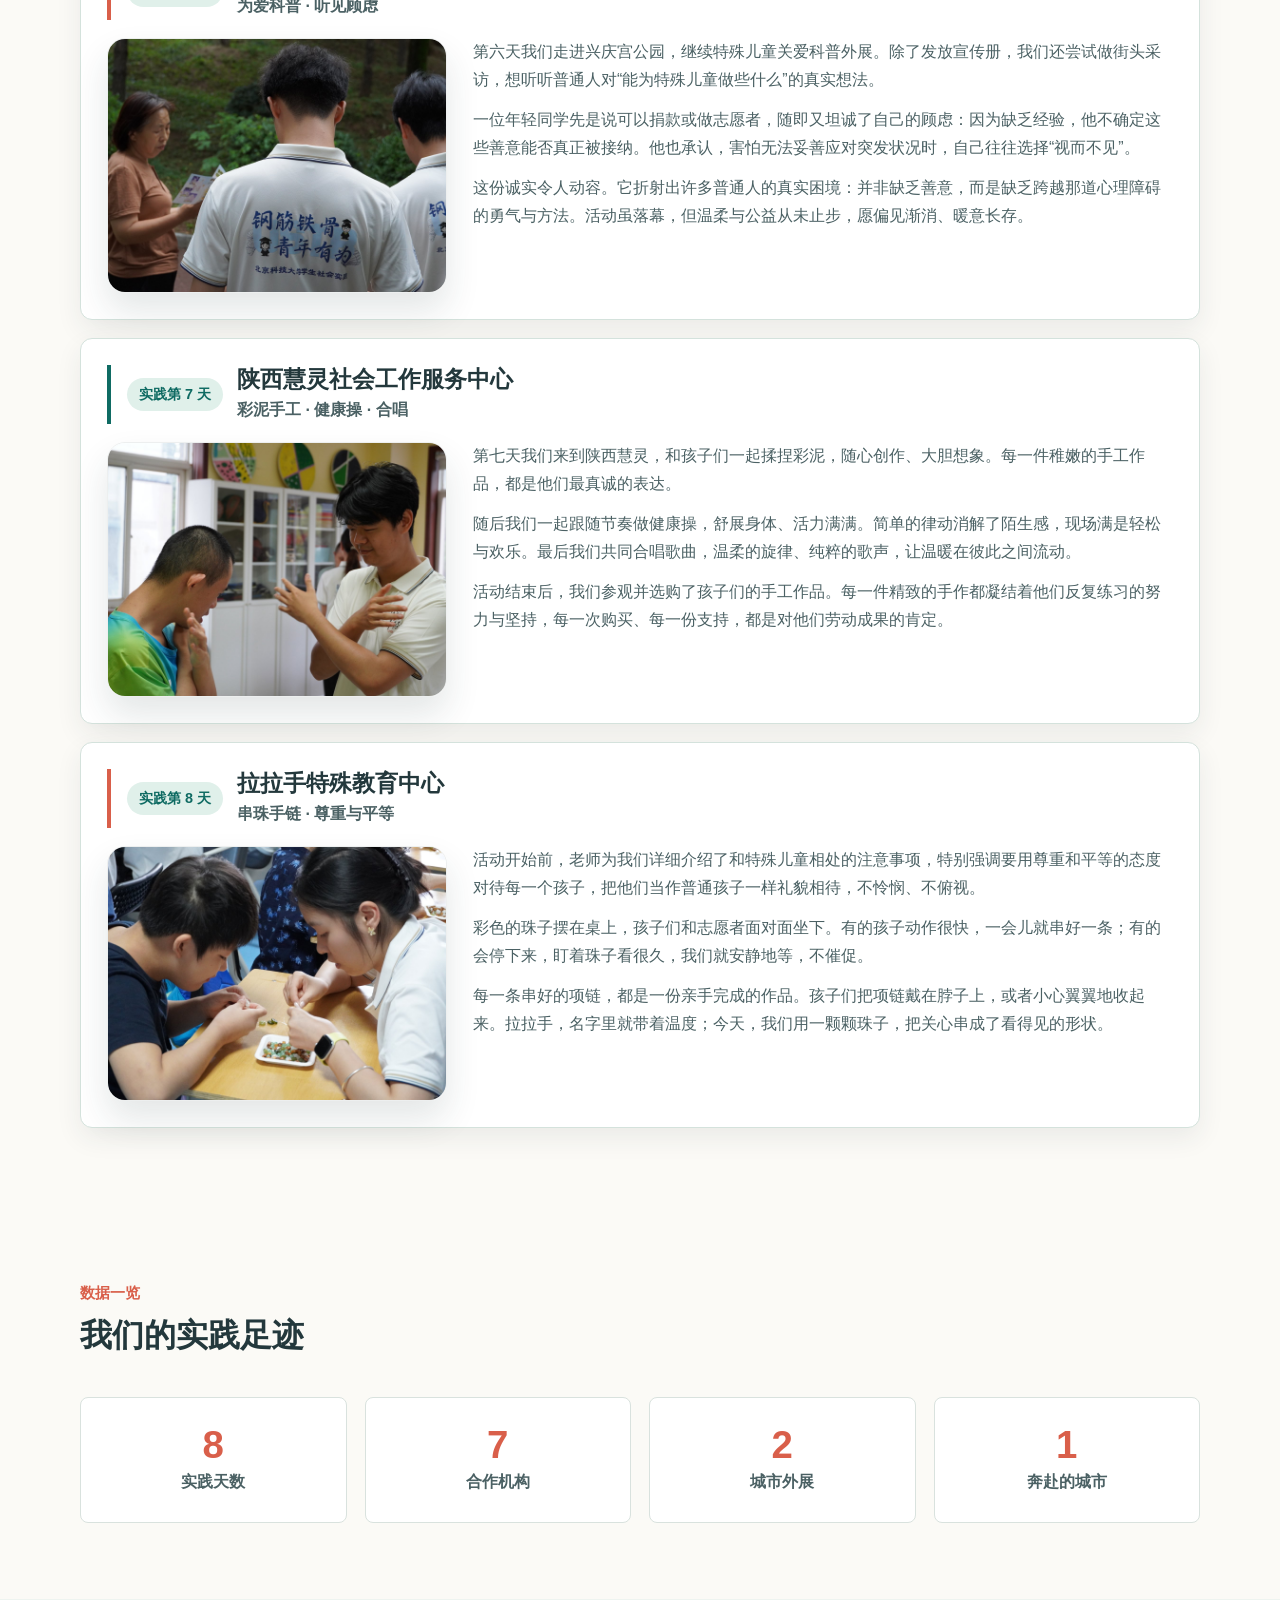
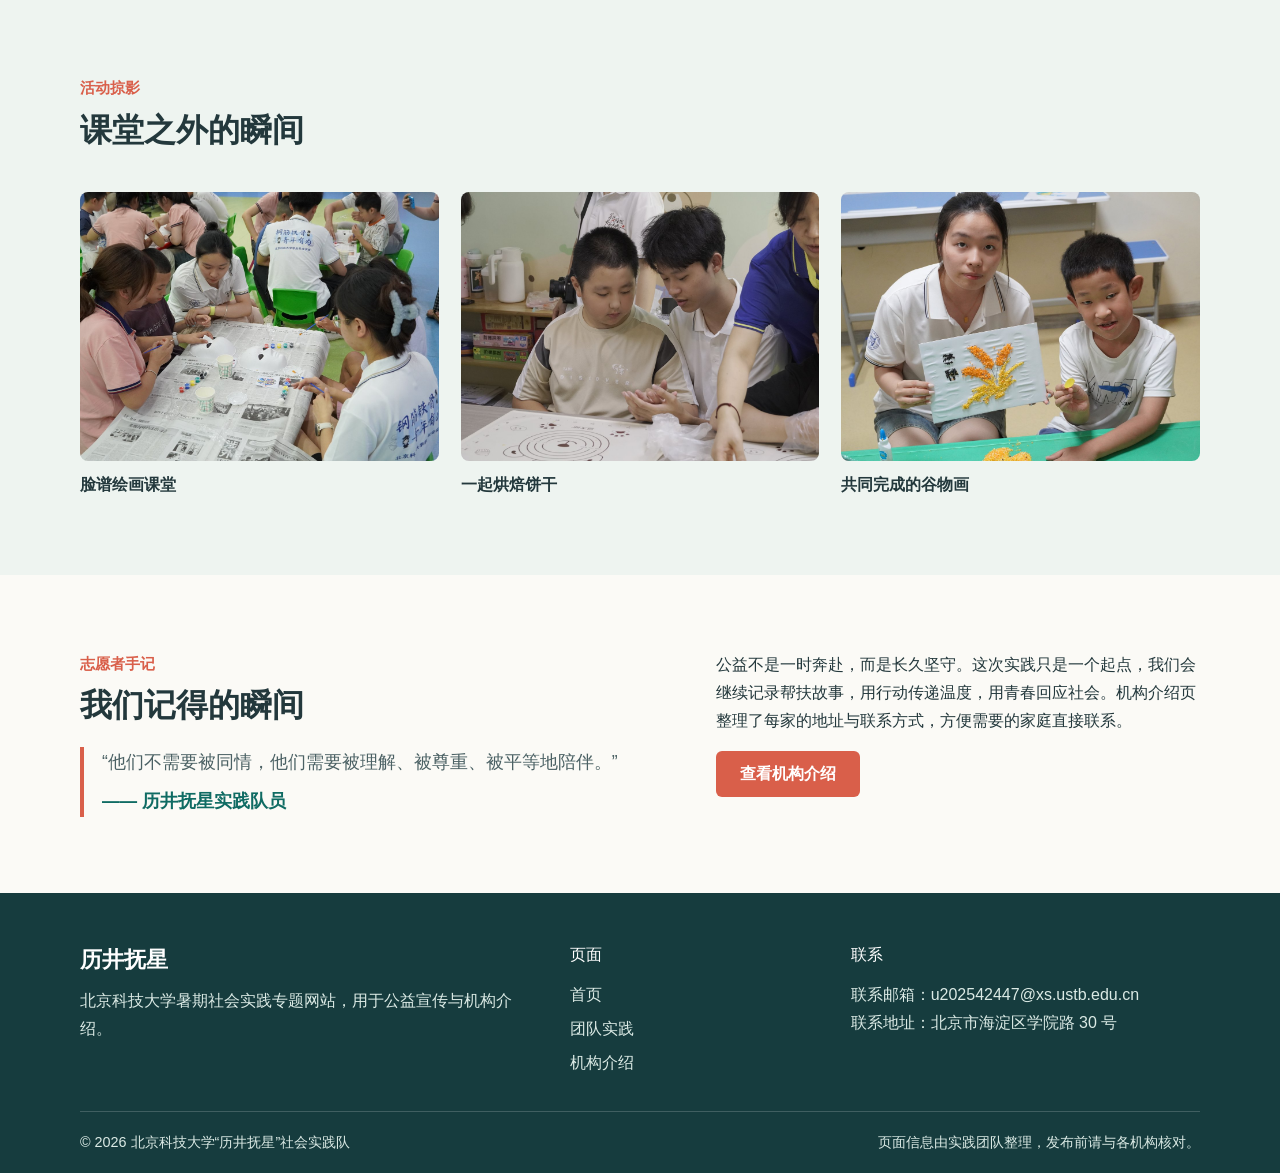
<file: team.html>
<!doctype html>
<html lang="zh-CN">
<head>
  <meta charset="utf-8">
  <meta name="viewport" content="width=device-width, initial-scale=1">
  <meta name="description" content="北京科技大学“历井抚星”社会实践队的 8 天实践记录。">
  <meta property="og:title" content="团队实践 · 历井抚星">
  <meta property="og:description" content="北京科技大学“历井抚星”社会实践队的 8 天实践记录。">
  <meta property="og:type" content="website">
  <meta property="og:locale" content="zh_CN">
  <title>团队实践 · 历井抚星</title>
  <link rel="stylesheet" href="assets/css/style.css?v=20260907">
  <link rel="icon" href="assets/img/favicon.svg" type="image/svg+xml">
</head>
<body>
  <a class="skip-link" href="#main">跳到主要内容</a>

  <header class="site-header">
    <div class="container header-inner">
      <a class="brand" href="index.html">
        <span class="brand-mark">星</span>
        <span>历井抚星</span>
      </a>
      <nav aria-label="主导航">
        <ul class="nav-list">
          <li><a href="index.html">首页</a></li>
          <li><a class="active" href="team.html">团队实践</a></li>
          <li><a href="institutions.html">机构介绍</a></li>
          <li><a href="institutions.html#contact">联系我们</a></li>
        </ul>
      </nav>
    </div>
  </header>

  <main id="main">
    <section class="page-hero">
      <img class="page-hero-image" src="assets/img/team.png" alt="志愿者与孩子们围坐上课的场景插画">
      <div class="page-hero-shade" aria-hidden="true"></div>
      <div class="container page-hero-content">
        <p class="eyebrow">团队实践</p>
        <h1>我们的实践记录</h1>
        <p>从千千爱的脸谱绘画，到心思维的饼干与香包，再到城市公园的外展，我们把每一段陪伴都记录在这里。</p>
      </div>
    </section>

    <section class="section">
      <div class="container team-profile">
        <div>
          <p class="eyebrow">关于我们</p>
          <h2>历井抚星社会实践队</h2>
          <p>北京科技大学坐落于海淀区学院路。从“钢铁摇篮”到“科技殿堂”，求实鼎新的校训刻进每一位贝壳学子的心中。我们来自不同专业，却有着相同的赤诚：把关爱送到需要阳光的角落。</p>
          <p>我们是“摘星实践团”的一支分队，源自北京科技大学能源与环境工程学院长期开展的“关爱特殊儿童”系列志愿服务项目。今年夏天，我们以“历井抚星”之名奔赴西安，走近特殊儿童，做一回温柔的“抚星人”。</p>
        </div>
        <dl class="profile-list">
          <div>
            <dt>队伍名称</dt>
            <dd>历井抚星社会实践队</dd>
          </div>
          <div>
            <dt>所属分队</dt>
            <dd>北京科技大学“摘星实践团”</dd>
          </div>
          <div>
            <dt>实践时间</dt>
            <dd>2026 年暑期</dd>
          </div>
          <div>
            <dt>实践地点</dt>
            <dd>陕西省西安市</dd>
          </div>
          <div>
            <dt>所属学校</dt>
            <dd>北京科技大学</dd>
          </div>
          <div>
            <dt>指导老师</dt>
            <dd>无</dd>
          </div>
          <div>
            <dt>团队成员</dt>
            <dd>董展翼（网站独立制作）</dd>
          </div>
        </dl>
      </div>
    </section>

    <section class="section section-muted">
      <div class="container">
        <div class="section-heading">
          <div>
            <p class="eyebrow">实践过程</p>
            <h2>8 天实践时间线</h2>
          </div>
        </div>
        <ol class="timeline">
          <li>
            <div class="timeline-meta">实践第 1 天 · 千千爱特殊教育机构</div>
            <h3>脸谱绘画与进班陪伴</h3>
            <p>中心的老师讲解与特殊儿童交流的注意事项：说话要简洁明了，一定要叫孩子们的名字，不要自己起代号。我们陪伴孩子们在空白脸谱上涂色，并作为坐班助教学着蹲下来与他们平视。</p>
          </li>
          <li>
            <div class="timeline-meta">实践第 2 天 · 小凡星特殊培训</div>
            <h3>米粒画与沉浸式互动</h3>
            <p>志愿者们坐在孤独症儿童身边自我介绍，以米粒为创作媒介共同完成米粒画作，之后陪孩子们聊天、做游戏、玩玩具。</p>
          </li>
          <li>
            <div class="timeline-meta">实践第 3 天 · 心思维融合教育培训中心</div>
            <h3>烘焙饼干与中药香包</h3>
            <p>我们与孩子们一起称面粉、打黄油、揉面团，制作饼干；等待烤制时，又一起把茉莉、玫瑰、丁香装进布袋，做一个驱蚊安神的小香包。</p>
          </li>
          <li>
            <div class="timeline-meta">实践第 4 天 · 心心特殊儿童发展中心</div>
            <h3>以笔为暖，温柔同行</h3>
            <p>我们以绘画互动为载体陪伴特殊儿童。低头专注涂鸦的模样、完成作品时纯粹的笑容、主动分享画笔的真诚，都被我们记在心里。</p>
          </li>
          <li>
            <div class="timeline-meta">实践第 5 天 · 清凉山公园外展</div>
            <h3>第一场街头科普</h3>
            <p>我们支起展板，摆好亲手设计的宣传册和小礼物，主动走向带孩子的家长和散步的市民，让更多人第一次听到“融合教育”这个词。</p>
          </li>
          <li>
            <div class="timeline-meta">实践第 6 天 · 兴庆宫公园外展</div>
            <h3>为爱科普，听见真实顾虑</h3>
            <p>街头采访中，一位年轻人坦言自己面对特殊儿童时常因不知道如何应对而选择“视而不见”。这份诚实让我们更确信：公众需要的不只是善意，还有方法和理解。</p>
          </li>
          <li>
            <div class="timeline-meta">实践第 7 天 · 陕西慧灵社会工作服务中心</div>
            <h3>彩泥、健康操与合唱</h3>
            <p>我们一起揉捏彩泥、随心创作，跟随节奏做健康操，最后合唱歌曲。我们也参观并选购了孩子们的手工作品，用购买支持他们的劳动成果。</p>
          </li>
          <li>
            <div class="timeline-meta">实践第 8 天 · 拉拉手特殊教育中心</div>
            <h3>把关心串成手链</h3>
            <p>老师特别强调要用尊重和平等的态度对待每一个孩子，不怜悯、不俯视。我们和孩子们面对面坐下，一颗一颗串起彩色的珠子，把关心串成看得见的形状。</p>
          </li>
        </ol>
      </div>
    </section>

    <section class="section">
      <div class="container">
        <div class="section-heading">
          <div>
            <p class="eyebrow">实践日志</p>
            <h2>每日实践详情</h2>
          </div>
        </div>
        <div class="day-log">
          <article class="day-detail">
            <div class="day-detail-head">
              <p class="institution-tag">实践第 1 天</p>
              <h3>千千爱特殊教育机构</h3>
              <p>脸谱绘画 · 进班陪伴</p>
            </div>
            <div class="day-detail-body">
              <img class="day-photo" src="assets/img/day-1.jpg" alt="实践第 1 天，千千爱脸谱绘画与进班陪伴活动照片">
              <div class="day-detail-copy">
<p>下午走进千千爱，中心的老师先为我们讲解与特殊儿童交流的注意事项：说话要简洁明了，一定要叫孩子们的名字，不要自己起代号。我们把这些话记在心里，才开始第一天的陪伴。</p>
              <p>脸谱绘画课上，孩子们拿起画笔，在空白脸谱上涂抹自己的理解。一笔一划，一红一黑，色彩不需要完美，认真就已足够动人。我们坐在旁边，不急着纠正，只在他们需要时递上颜料。</p>
              <p>随后我们作为坐班助教进入班级，学着用简单的句子与孩子对话，学着蹲下来与他们平视，学着在沉默里读懂他们的情绪。第一次见面难免手足无措，但一天下来，最打动我们的不是“完成了什么”，而是那些细微的瞬间：一个孩子主动拉住了你的手，一个纯粹的微笑。</p>
            </div>
</div>
          </article>

          <article class="day-detail">
            <div class="day-detail-head">
              <p class="institution-tag">实践第 2 天</p>
              <h3>小凡星特殊培训</h3>
              <p>米粒画 · 沉浸式互动</p>
            </div>
            <div class="day-detail-body">
              <img class="day-photo" src="assets/img/day-2.jpg" alt="实践第 2 天，小凡星米粒画与互动活动照片">
              <div class="day-detail-copy">
<p>志愿者们先到康复中心的日常教室，坐在孤独症儿童身边，用最简单的语言介绍自己。有的孩子会抬头看我们，有的孩子需要更多时间熟悉，我们就安静地陪着。</p>
              <p>当天的创作以米粒为媒介。孩子们用手指把米粒一颗颗放上画纸，或铺成形状，或随意散落，志愿者只在旁边辅助和鼓励。没有标准答案的创作，反而让想象力跑得更远。</p>
              <p>之后我们陪孩子们聊天、做游戏、玩玩具，沉浸式互动。比起成型的作品和热闹的游戏，最触动我们的是孩子们主动牵手的细节、纯粹的笑容、米粒画里天马行空的想象，以及玩耍时发自内心的笑声。</p>
            </div>
</div>
          </article>

          <article class="day-detail">
            <div class="day-detail-head">
              <p class="institution-tag">实践第 3 天</p>
              <h3>心思维融合教育培训中心</h3>
              <p>烘焙饼干 · 中药香包</p>
            </div>
            <div class="day-detail-body">
              <img class="day-photo" src="assets/img/day-3.jpg" alt="实践第 3 天，心思维烘焙饼干与中药香包活动照片">
              <div class="day-detail-copy">
<p>今天的活动从一起做饼干开始。称面粉、打黄油、揉面团，每一个步骤都由志愿者和孩子们一同完成。有的孩子喜欢揉面的触感，有的孩子更愿意负责按压模具，我们不强求节奏，只让每个人都能参与。</p>
              <p>饼干送进烤箱后，我们开始第二个环节：制作中药香包。桌上铺满茉莉、玫瑰、丁香，孩子们在引导下舀起药材，装进布袋，压实，再拉紧抽绳，一个驱蚊安神的小香包就做好了。</p>
              <p>从揉面到装香，从烤箱到系绳，今天的所有内容都关于“亲手创造”。这里的孩子们或许学得慢一些，但只要被给予平等的机会和足够的耐心，每一个孩子都能创造出属于自己的芬芳。</p>
            </div>
</div>
          </article>

          <article class="day-detail">
            <div class="day-detail-head">
              <p class="institution-tag">实践第 4 天</p>
              <h3>心心特殊儿童发展中心</h3>
              <p>以笔为暖 · 温柔同行</p>
            </div>
            <div class="day-detail-body">
              <img class="day-photo" src="assets/img/day-4.jpg" alt="实践第 4 天，心心绘画互动活动照片">
              <div class="day-detail-copy">
<p>第四天的实践以绘画互动为载体，主题是“以笔为暖，温柔同行”。我们准备了画纸和画笔，与孩子们围坐在一起，不规定画什么，只陪他们把心里的颜色落下来。</p>
              <p>我们记录了孩子们参与活动的动人瞬间：低头专注涂鸦的模样、完成作品时纯粹的笑容、主动分享画笔的真诚。他们不善言辞，但内心澄澈，藏着独特而纯粹的精神世界。</p>
              <p>这一天的陪伴让我们更清楚：对特殊群体的关怀不应止于怜悯，更需要平等的陪伴、耐心的倾听与温柔的接纳。公益不是一时奔赴，而是长久坚守。</p>
            </div>
</div>
          </article>

          <article class="day-detail">
            <div class="day-detail-head">
              <p class="institution-tag">实践第 5 天</p>
              <h3>清凉山公园外展</h3>
              <p>街头科普 · 融合教育</p>
            </div>
            <div class="day-detail-body">
              <img class="day-photo" src="assets/img/day-5.jpg" alt="实践第 5 天，清凉山公园外展宣传活动照片">
              <div class="day-detail-copy">
<p>第五天没有安排机构探访，我们来到清凉山公园。公园里有推着婴儿车的父母、散步的老人、奔跑的孩子，这正是我们想对话的人。</p>
              <p>我们支起展板，摆好亲手设计的宣传册和小礼物。册子不厚，但每一页都认真配图、反复修改过。我们主动走向带孩子的家长和散步的市民，递出手册，试着聊几句。</p>
              <p>有人第一次听说特教中心，有人听完后说“你们做得挺有意义”，也有老人接过册子看得很慢，问了好几次“这些孩子在哪里上学”。我们被拒绝过，但也遇到很多愿意停下来听的人。让更多人看见，就是改变的第一步。</p>
            </div>
</div>
          </article>

          <article class="day-detail">
            <div class="day-detail-head">
              <p class="institution-tag">实践第 6 天</p>
              <h3>兴庆宫公园外展</h3>
              <p>为爱科普 · 听见顾虑</p>
            </div>
            <div class="day-detail-body">
              <img class="day-photo" src="assets/img/day-6.jpg" alt="实践第 6 天，兴庆宫公园科普外展活动照片">
              <div class="day-detail-copy">
<p>第六天我们走进兴庆宫公园，继续特殊儿童关爱科普外展。除了发放宣传册，我们还尝试做街头采访，想听听普通人对“能为特殊儿童做些什么”的真实想法。</p>
              <p>一位年轻同学先是说可以捐款或做志愿者，随即又坦诚了自己的顾虑：因为缺乏经验，他不确定这些善意能否真正被接纳。他也承认，害怕无法妥善应对突发状况时，自己往往选择“视而不见”。</p>
              <p>这份诚实令人动容。它折射出许多普通人的真实困境：并非缺乏善意，而是缺乏跨越那道心理障碍的勇气与方法。活动虽落幕，但温柔与公益从未止步，愿偏见渐消、暖意长存。</p>
            </div>
</div>
          </article>

          <article class="day-detail">
            <div class="day-detail-head">
              <p class="institution-tag">实践第 7 天</p>
              <h3>陕西慧灵社会工作服务中心</h3>
              <p>彩泥手工 · 健康操 · 合唱</p>
            </div>
            <div class="day-detail-body">
              <img class="day-photo" src="assets/img/day-7.jpg" alt="实践第 7 天，陕西慧灵健康操与陪伴活动照片">
              <div class="day-detail-copy">
<p>第七天我们来到陕西慧灵，和孩子们一起揉捏彩泥，随心创作、大胆想象。每一件稚嫩的手工作品，都是他们最真诚的表达。</p>
              <p>随后我们一起跟随节奏做健康操，舒展身体、活力满满。简单的律动消解了陌生感，现场满是轻松与欢乐。最后我们共同合唱歌曲，温柔的旋律、纯粹的歌声，让温暖在彼此之间流动。</p>
              <p>活动结束后，我们参观并选购了孩子们的手工作品。每一件精致的手作都凝结着他们反复练习的努力与坚持，每一次购买、每一份支持，都是对他们劳动成果的肯定。</p>
            </div>
</div>
          </article>

          <article class="day-detail">
            <div class="day-detail-head">
              <p class="institution-tag">实践第 8 天</p>
              <h3>拉拉手特殊教育中心</h3>
              <p>串珠手链 · 尊重与平等</p>
            </div>
            <div class="day-detail-body">
              <img class="day-photo" src="assets/img/day-8.jpg" alt="实践第 8 天，拉拉手串珠手链活动照片">
              <div class="day-detail-copy">
<p>活动开始前，老师为我们详细介绍了和特殊儿童相处的注意事项，特别强调要用尊重和平等的态度对待每一个孩子，把他们当作普通孩子一样礼貌相待，不怜悯、不俯视。</p>
              <p>彩色的珠子摆在桌上，孩子们和志愿者面对面坐下。有的孩子动作很快，一会儿就串好一条；有的会停下来，盯着珠子看很久，我们就安静地等，不催促。</p>
              <p>每一条串好的项链，都是一份亲手完成的作品。孩子们把项链戴在脖子上，或者小心翼翼地收起来。拉拉手，名字里就带着温度；今天，我们用一颗颗珠子，把关心串成了看得见的形状。</p>
            </div>
</div>
          </article>
        </div>
      </div>
    </section>

    <section class="section">
      <div class="container">
        <div class="section-heading">
          <div>
            <p class="eyebrow">数据一览</p>
            <h2>我们的实践足迹</h2>
          </div>
        </div>
        <div class="stats-grid">
          <div class="stat">
            <strong>8</strong>
            <span>实践天数</span>
          </div>
          <div class="stat">
            <strong>7</strong>
            <span>合作机构</span>
          </div>
          <div class="stat">
            <strong>2</strong>
            <span>城市外展</span>
          </div>
          <div class="stat">
            <strong>1</strong>
            <span>奔赴的城市</span>
          </div>
        </div>
      </div>
    </section>

    <section class="section section-muted">
      <div class="container">
        <div class="section-heading">
          <div>
            <p class="eyebrow">活动掠影</p>
            <h2>课堂之外的瞬间</h2>
          </div>
        </div>
        <div class="photo-grid">
          <figure>
            <img src="assets/img/outside-1.jpg" alt="志愿者与孩子们一起绘制脸谱的课堂瞬间">
            <figcaption>脸谱绘画课堂</figcaption>
          </figure>
          <figure>
            <img src="assets/img/outside-2.jpg" alt="志愿者手把手陪伴孩子揉面制作饼干的瞬间">
            <figcaption>一起烘焙饼干</figcaption>
          </figure>
          <figure>
            <img src="assets/img/outside-3.jpg" alt="志愿者与孩子共同展示谷物贴画的创作瞬间">
            <figcaption>共同完成的谷物画</figcaption>
          </figure>
        </div>
      </div>
    </section>

    <section class="section">
      <div class="container team-note">
        <div>
          <p class="eyebrow">志愿者手记</p>
          <h2>我们记得的瞬间</h2>
          <blockquote>“他们不需要被同情，他们需要被理解、被尊重、被平等地陪伴。”<span>—— 历井抚星实践队员</span></blockquote>
        </div>
        <div>
          <p>公益不是一时奔赴，而是长久坚守。这次实践只是一个起点，我们会继续记录帮扶故事，用行动传递温度，用青春回应社会。机构介绍页整理了每家的地址与联系方式，方便需要的家庭直接联系。</p>
          <a class="button button-primary" href="institutions.html">查看机构介绍</a>
        </div>
      </div>
    </section>
  </main>

  <footer class="site-footer">
    <div class="container footer-grid">
      <div>
        <p class="footer-brand">历井抚星</p>
        <p>北京科技大学暑期社会实践专题网站，用于公益宣传与机构介绍。</p>
      </div>
      <div>
        <p class="footer-title">页面</p>
        <ul>
          <li><a href="index.html">首页</a></li>
          <li><a href="team.html">团队实践</a></li>
          <li><a href="institutions.html">机构介绍</a></li>
        </ul>
      </div>
      <div>
        <p class="footer-title">联系</p>
        <address>联系邮箱：u202542447@xs.ustb.edu.cn<br>联系地址：北京市海淀区学院路 30 号</address>
      </div>
    </div>
    <div class="container footer-bottom">
      <p>© 2026 北京科技大学“历井抚星”社会实践队</p>
      <p>页面信息由实践团队整理，发布前请与各机构核对。</p>
    </div>
  </footer>
</body>
</html>
</file>
<file: assets/css/style.css>
:root {
  --ink: #23383c;
  --ink-soft: #4b6164;
  --teal: #0f6b63;
  --teal-dark: #0a524d;
  --teal-soft: #e0f0ea;
  --coral: #d95f4a;
  --sun: #f2b544;
  --paper: #fbfaf6;
  --white: #ffffff;
  --line: #d9e2de;
  --shadow: 0 10px 24px rgba(35, 56, 60, 0.08);
}

* {
  box-sizing: border-box;
}

html {
  scroll-behavior: smooth;
  scroll-padding-top: 84px;
}

body {
  margin: 0;
  color: var(--ink);
  background: var(--paper);
  font-family: "Microsoft YaHei", "PingFang SC", "Noto Sans CJK SC", "Hiragino Sans GB", Arial, sans-serif;
  font-size: 16px;
  line-height: 1.75;
  letter-spacing: 0;
}

img {
  display: block;
  max-width: 100%;
}

a {
  color: inherit;
}

ul,
ol {
  margin: 0;
  padding: 0;
}

h1,
h2,
h3,
p,
blockquote {
  margin-top: 0;
}

h1,
h2,
h3 {
  line-height: 1.25;
  letter-spacing: 0;
}

h1 {
  font-size: 3.4rem;
  margin-bottom: 18px;
}

h2 {
  font-size: 2rem;
  margin-bottom: 14px;
}

h3 {
  font-size: 1.25rem;
  margin-bottom: 10px;
}

.container {
  width: min(1120px, 100% - 48px);
  margin-inline: auto;
}

.skip-link {
  position: fixed;
  top: 12px;
  left: 12px;
  z-index: 100;
  padding: 10px 16px;
  background: var(--teal);
  color: var(--white);
  border-radius: 6px;
  transform: translateY(-160%);
  transition: transform 0.2s ease;
}

.skip-link:focus {
  transform: translateY(0);
}

.site-header {
  position: sticky;
  top: 0;
  z-index: 20;
  background: rgba(255, 255, 255, 0.96);
  border-bottom: 1px solid var(--line);
}

.header-inner {
  display: flex;
  align-items: center;
  justify-content: space-between;
  gap: 20px;
  min-height: 64px;
  padding-block: 10px;
}

.brand {
  display: inline-flex;
  align-items: center;
  gap: 10px;
  font-size: 1.25rem;
  font-weight: 800;
  text-decoration: none;
}

.brand-mark {
  display: grid;
  place-items: center;
  width: 38px;
  height: 38px;
  background: var(--teal);
  color: var(--white);
  border-radius: 6px;
  font-size: 1.05rem;
}

.nav-list {
  display: flex;
  align-items: center;
  gap: 6px;
  list-style: none;
}

.nav-list a {
  display: inline-block;
  padding: 8px 14px;
  border-radius: 6px;
  font-weight: 700;
  text-decoration: none;
}

.nav-list a:hover,
.nav-list a:focus-visible {
  background: var(--teal-soft);
}

.nav-list .active {
  background: var(--teal-soft);
  color: var(--teal);
}

.hero,
.page-hero {
  position: relative;
  display: flex;
  align-items: flex-end;
  overflow: hidden;
  color: var(--white);
}

.hero {
  min-height: 78vh;
}

.page-hero {
  min-height: 440px;
}

.page-hero-short {
  min-height: 400px;
}

.hero-image,
.page-hero-image {
  position: absolute;
  inset: 0;
  width: 100%;
  height: 100%;
  object-fit: cover;
}

.hero-shade,
.page-hero-shade {
  position: absolute;
  inset: 0;
  background: rgba(15, 38, 42, 0.62);
}

.hero-content,
.page-hero-content {
  position: relative;
  z-index: 1;
  padding-block: 72px 56px;
}

.hero-content {
  max-width: 760px;
}

.page-hero-content {
  max-width: 720px;
}

.eyebrow {
  margin-bottom: 8px;
  color: var(--coral);
  font-size: 0.95rem;
  font-weight: 800;
}

.hero .eyebrow,
.page-hero .eyebrow {
  color: #ffd98a;
}

.hero-lead {
  max-width: 620px;
  margin-bottom: 28px;
  font-size: 1.15rem;
}

.hero-actions {
  display: flex;
  flex-wrap: wrap;
  gap: 12px;
}

.button {
  display: inline-flex;
  align-items: center;
  justify-content: center;
  min-height: 46px;
  padding: 0 22px;
  border: 2px solid transparent;
  border-radius: 6px;
  font-weight: 800;
  text-decoration: none;
}

.button:hover,
.button:focus-visible {
  transform: translateY(-1px);
}

.button-primary {
  background: var(--coral);
  color: var(--white);
}

.button-primary:hover,
.button-primary:focus-visible {
  background: #c8513e;
}

.button-light {
  background: var(--white);
  color: var(--teal-dark);
}

.button-light:hover,
.button-light:focus-visible {
  background: #f0f7f4;
}

.button-small {
  min-height: 40px;
  padding: 0 16px;
  font-size: 0.95rem;
}

.section {
  padding-block: 76px;
}

.section-muted {
  background: #eef4f0;
}

.intro-grid,
.team-profile,
.team-note,
.contact-block {
  display: grid;
  grid-template-columns: 1.1fr 0.9fr;
  gap: 44px;
  align-items: start;
}

.intro-list h3,
.footer-title {
  margin-bottom: 12px;
  font-size: 1rem;
}

.intro-list ul {
  padding-left: 20px;
}

.section-heading {
  display: flex;
  align-items: flex-end;
  justify-content: space-between;
  gap: 20px;
  margin-bottom: 28px;
}

.text-link {
  padding-bottom: 4px;
  border-bottom: 2px solid var(--coral);
  font-weight: 800;
  text-decoration: none;
}

.text-link:hover,
.text-link:focus-visible {
  color: var(--coral);
}

.card-grid {
  display: grid;
  grid-template-columns: repeat(auto-fit, minmax(250px, 1fr));
  gap: 22px;
}

.card {
  display: flex;
  flex-direction: column;
  background: var(--white);
  border: 1px solid var(--line);
  border-radius: 8px;
  overflow: hidden;
  box-shadow: var(--shadow);
}

.card img {
  aspect-ratio: 16 / 10;
  width: 100%;
  object-fit: cover;
}

.card-body {
  display: flex;
  flex-direction: column;
  flex: 1;
  gap: 10px;
  padding: 22px;
}

.card-body p {
  margin-bottom: 8px;
  color: var(--ink-soft);
}

.card-body .button {
  align-self: flex-start;
  margin-top: auto;
}

.band {
  background: var(--teal);
  color: var(--white);
}

.band-inner {
  display: grid;
  grid-template-columns: 1fr 1fr;
  gap: 34px 48px;
  align-items: center;
}

.band .eyebrow {
  color: #ffd98a;
}

.band .button-light {
  grid-column: 1 / -1;
  justify-self: start;
}

.topic-list {
  display: flex;
  flex-wrap: wrap;
  gap: 10px;
  list-style: none;
}

.topic-list li {
  padding: 8px 14px;
  border: 1px solid rgba(255, 255, 255, 0.5);
  border-radius: 999px;
  font-weight: 700;
}

.profile-list {
  display: grid;
  gap: 0;
  margin: 0;
  border: 1px solid var(--line);
  border-radius: 8px;
  background: var(--white);
}

.profile-list > div {
  display: grid;
  grid-template-columns: 110px 1fr;
  gap: 14px;
  padding: 14px 18px;
  border-bottom: 1px solid var(--line);
}

.profile-list > div:last-child {
  border-bottom: 0;
}

.profile-list dt,
.info-list dt,
.contact-list dt {
  color: var(--ink-soft);
  font-weight: 700;
}

.profile-list dd,
.info-list dd,
.contact-list dd {
  margin: 0;
}

.timeline {
  display: grid;
  gap: 28px;
  max-width: 780px;
  padding-left: 26px;
  border-left: 3px solid #b9d8cc;
  list-style: none;
}

.timeline li {
  position: relative;
}

.timeline li::before {
  content: "";
  position: absolute;
  top: 8px;
  left: -33px;
  width: 13px;
  height: 13px;
  background: var(--coral);
  border: 3px solid var(--paper);
  border-radius: 50%;
}

.timeline-meta {
  margin-bottom: 6px;
  color: var(--teal);
  font-weight: 800;
}

.timeline p {
  margin-bottom: 0;
  color: var(--ink-soft);
}

.day-log {
  display: grid;
  gap: 18px;
}

.day-detail {
  display: grid;
  grid-template-columns: 230px 1fr;
  gap: 26px;
  padding: 24px;
  background: var(--white);
  border: 1px solid var(--line);
  border-radius: 8px;
}

.day-detail-head h3 {
  margin: 0 0 6px;
}

.day-detail-head p {
  margin-bottom: 10px;
}

.day-detail-head .institution-tag {
  margin-bottom: 0;
}

.day-detail-body p {
  margin-bottom: 12px;
  color: var(--ink-soft);
}

.day-detail-body p:last-child {
  margin-bottom: 0;
}

.stats-grid {
  display: grid;
  grid-template-columns: repeat(4, 1fr);
  gap: 18px;
}

.stat {
  display: grid;
  gap: 2px;
  place-items: center;
  padding: 26px 16px;
  background: var(--white);
  border: 1px solid var(--line);
  border-radius: 8px;
  text-align: center;
}

.stat strong {
  color: var(--coral);
  font-size: 2.4rem;
  line-height: 1.1;
}

.stat span {
  color: var(--ink-soft);
  font-weight: 700;
}

.photo-grid {
  display: grid;
  grid-template-columns: repeat(3, 1fr);
  gap: 22px;
}

.photo-grid figure {
  margin: 0;
}

.photo-grid img {
  aspect-ratio: 4 / 3;
  width: 100%;
  object-fit: cover;
  border-radius: 8px;
}

.photo-grid figcaption {
  margin-top: 10px;
  font-weight: 700;
}

.team-note blockquote {
  margin: 22px 0 0;
  padding-left: 18px;
  border-left: 4px solid var(--coral);
  color: var(--ink-soft);
  font-size: 1.1rem;
}

.team-note blockquote span {
  display: block;
  margin-top: 8px;
  color: var(--teal);
  font-weight: 800;
}

.jump-nav {
  display: flex;
  flex-wrap: wrap;
  gap: 10px;
  margin-bottom: 26px;
}

.jump-nav a {
  padding: 8px 14px;
  background: var(--white);
  border: 1px solid var(--line);
  border-radius: 6px;
  font-weight: 700;
  text-decoration: none;
}

.jump-nav a:hover,
.jump-nav a:focus-visible {
  border-color: var(--teal);
  color: var(--teal);
}

.data-note {
  padding: 14px 18px;
  background: #fff4d9;
  border: 1px solid #f0d68e;
  border-radius: 8px;
  color: #6a5313;
  font-weight: 700;
}

.institution {
  display: grid;
  grid-template-columns: minmax(300px, 380px) 1fr;
  gap: 40px;
  padding-block: 46px;
  border-bottom: 1px solid var(--line);
  scroll-margin-top: 84px;
}

.institution-photo img {
  aspect-ratio: 4 / 3;
  width: 100%;
  object-fit: cover;
  border-radius: 8px;
}

.institution-tag {
  display: inline-block;
  margin-bottom: 10px;
  padding: 4px 12px;
  background: var(--teal-soft);
  color: var(--teal);
  border-radius: 999px;
  font-size: 0.9rem;
  font-weight: 800;
}

.info-list {
  display: grid;
  grid-template-columns: 1fr 1fr;
  gap: 0;
  margin: 22px 0;
  border: 1px solid var(--line);
  border-radius: 8px;
  background: var(--white);
}

.info-list > div {
  display: grid;
  grid-template-columns: 100px 1fr;
  gap: 12px;
  padding: 12px 16px;
  border-bottom: 1px solid var(--line);
}

.info-list > div:nth-child(odd) {
  border-right: 1px solid var(--line);
}

.info-list > div:nth-last-child(-n + 2) {
  border-bottom: 0;
}

.contact-block {
  margin-top: 56px;
  padding: 34px;
  background: var(--white);
  border: 1px solid var(--line);
  border-radius: 8px;
}

.contact-list {
  display: grid;
  gap: 0;
  margin: 0;
}

.contact-list > div {
  display: grid;
  grid-template-columns: 100px 1fr;
  gap: 12px;
  padding-block: 10px;
  border-bottom: 1px solid var(--line);
}

.contact-list > div:last-child {
  border-bottom: 0;
}

.site-footer {
  background: #163c3e;
  color: #dbeae5;
}

.footer-grid {
  display: grid;
  grid-template-columns: 1.3fr 0.7fr 1fr;
  gap: 36px;
  padding-block: 48px 34px;
}

.footer-brand {
  margin-bottom: 8px;
  color: var(--white);
  font-size: 1.35rem;
  font-weight: 800;
}

.footer-title {
  color: var(--white);
}

.footer-grid ul {
  display: grid;
  gap: 6px;
  list-style: none;
}

.footer-grid a {
  text-decoration: none;
}

.footer-grid a:hover,
.footer-grid a:focus-visible {
  color: var(--white);
  text-decoration: underline;
}

.footer-grid address {
  font-style: normal;
}

.footer-bottom {
  display: flex;
  flex-wrap: wrap;
  justify-content: space-between;
  gap: 8px;
  padding-block: 18px;
  border-top: 1px solid rgba(255, 255, 255, 0.18);
  font-size: 0.9rem;
}

.footer-bottom p {
  margin: 0;
}

@media (max-width: 860px) {
  .hero {
    min-height: 76vh;
  }

  .page-hero,
  .page-hero-short {
    min-height: 380px;
  }

  .section {
    padding-block: 56px;
  }

  .intro-grid,
  .team-profile,
  .team-note,
  .contact-block,
  .band-inner {
    grid-template-columns: 1fr;
    gap: 28px;
  }

  .stats-grid {
    grid-template-columns: 1fr 1fr;
  }

  .photo-grid {
    grid-template-columns: 1fr;
  }

  .day-detail {
    grid-template-columns: 1fr;
    gap: 16px;
  }

  .institution {
    grid-template-columns: 1fr;
    gap: 24px;
  }

  .footer-grid {
    grid-template-columns: 1fr 1fr;
  }
}

@media (max-width: 620px) {
  h1 {
    font-size: 2.35rem;
  }

  h2 {
    font-size: 1.65rem;
  }

  .header-inner {
    flex-direction: column;
    align-items: flex-start;
    gap: 8px;
  }

  .nav-list {
    flex-wrap: wrap;
  }

  .hero {
    min-height: 72vh;
  }

  .hero-content,
  .page-hero-content {
    padding-block: 44px 38px;
  }

  .hero-lead {
    font-size: 1.05rem;
  }

  .section-heading {
    flex-direction: column;
    align-items: flex-start;
  }

  .info-list {
    grid-template-columns: 1fr;
  }

  .info-list > div:nth-child(odd) {
    border-right: 0;
  }

  .info-list > div:nth-last-child(-n + 2) {
    border-bottom: 1px solid var(--line);
  }

  .info-list > div:last-child {
    border-bottom: 0;
  }

  .footer-grid {
    grid-template-columns: 1fr;
  }
}

@media (prefers-reduced-motion: reduce) {
  html {
    scroll-behavior: auto;
  }

  *,
  *::before,
  *::after {
    transition: none !important;
  }
}

.day-detail-body {
  display: grid;
  grid-template-columns: minmax(240px, 330px) minmax(0, 1fr);
  gap: 24px;
  align-items: start;
}

.day-detail-body .day-photo {
  grid-column: 1;
  grid-row: 1 / span 8;
  display: block;
  width: 100%;
  aspect-ratio: 4 / 3;
  object-fit: cover;
  border-radius: 18px;
  border: 1px solid rgba(35, 56, 60, 0.08);
  box-shadow: 0 16px 30px rgba(35, 56, 60, 0.12);
}

.day-detail-body p {
  grid-column: 2;
}

@media (max-width: 760px) {
  .day-detail-body {
    grid-template-columns: 1fr;
    gap: 16px;
  }

  .day-detail-body .day-photo {
    grid-column: 1;
    grid-row: auto;
    max-width: 360px;
  }

  .day-detail-body p {
    grid-column: 1;
  }
}


.day-detail {
  display: grid;
  grid-template-columns: 1fr;
  gap: 18px;
  padding: 26px;
  background: var(--white);
  border: 1px solid #d4e2dc;
  border-radius: 12px;
  box-shadow: 0 10px 26px rgba(35, 56, 60, 0.08);
}

.day-detail-head {
  display: grid;
  grid-template-columns: auto 1fr;
  column-gap: 14px;
  row-gap: 2px;
  align-items: center;
  padding-left: 16px;
  border-left: 4px solid var(--teal);
}

.day-detail:nth-child(even) .day-detail-head {
  border-left-color: var(--coral);
}

.day-detail-head .institution-tag {
  grid-column: 1;
  grid-row: 1 / span 2;
  margin: 0;
}

.day-detail-head h3 {
  grid-column: 2;
  margin: 0;
  font-size: 1.45rem;
}

.day-detail-head > p:last-child {
  grid-column: 2;
  margin: 0;
  color: var(--ink-soft);
  font-weight: 700;
}

.day-detail-body {
  display: grid;
  grid-template-columns: minmax(260px, 340px) minmax(0, 1fr);
  gap: 26px;
  align-items: start;
}

.day-detail-body .day-photo {
  grid-column: 1;
  grid-row: 1 / span 8;
  width: 100%;
  aspect-ratio: 4 / 3;
  object-fit: cover;
  border-radius: 18px;
  border: 1px solid rgba(35, 56, 60, 0.08);
  box-shadow: 0 18px 34px rgba(35, 56, 60, 0.12);
}

.day-detail-body p {
  grid-column: 2;
}

@media (max-width: 860px) {
  .day-detail {
    padding: 20px;
  }

  .day-detail-head {
    grid-template-columns: 1fr;
    padding-left: 0;
    border-left: 0;
  }

  .day-detail-head .institution-tag,
  .day-detail-head h3,
  .day-detail-head > p:last-child {
    grid-column: 1;
    grid-row: auto;
  }

  .day-detail-body {
    grid-template-columns: 1fr;
    gap: 16px;
  }

  .day-detail-body .day-photo {
    grid-column: 1;
    grid-row: auto;
    max-width: 100%;
  }

  .day-detail-body p {
    grid-column: 1;
  }
}

.day-detail-body .day-photo {
  grid-row: auto;
}

.day-detail-copy {
  grid-column: 2;
  min-width: 0;
}

@media (max-width: 860px) {
  .day-detail-copy {
    grid-column: 1;
  }
}
</file>
